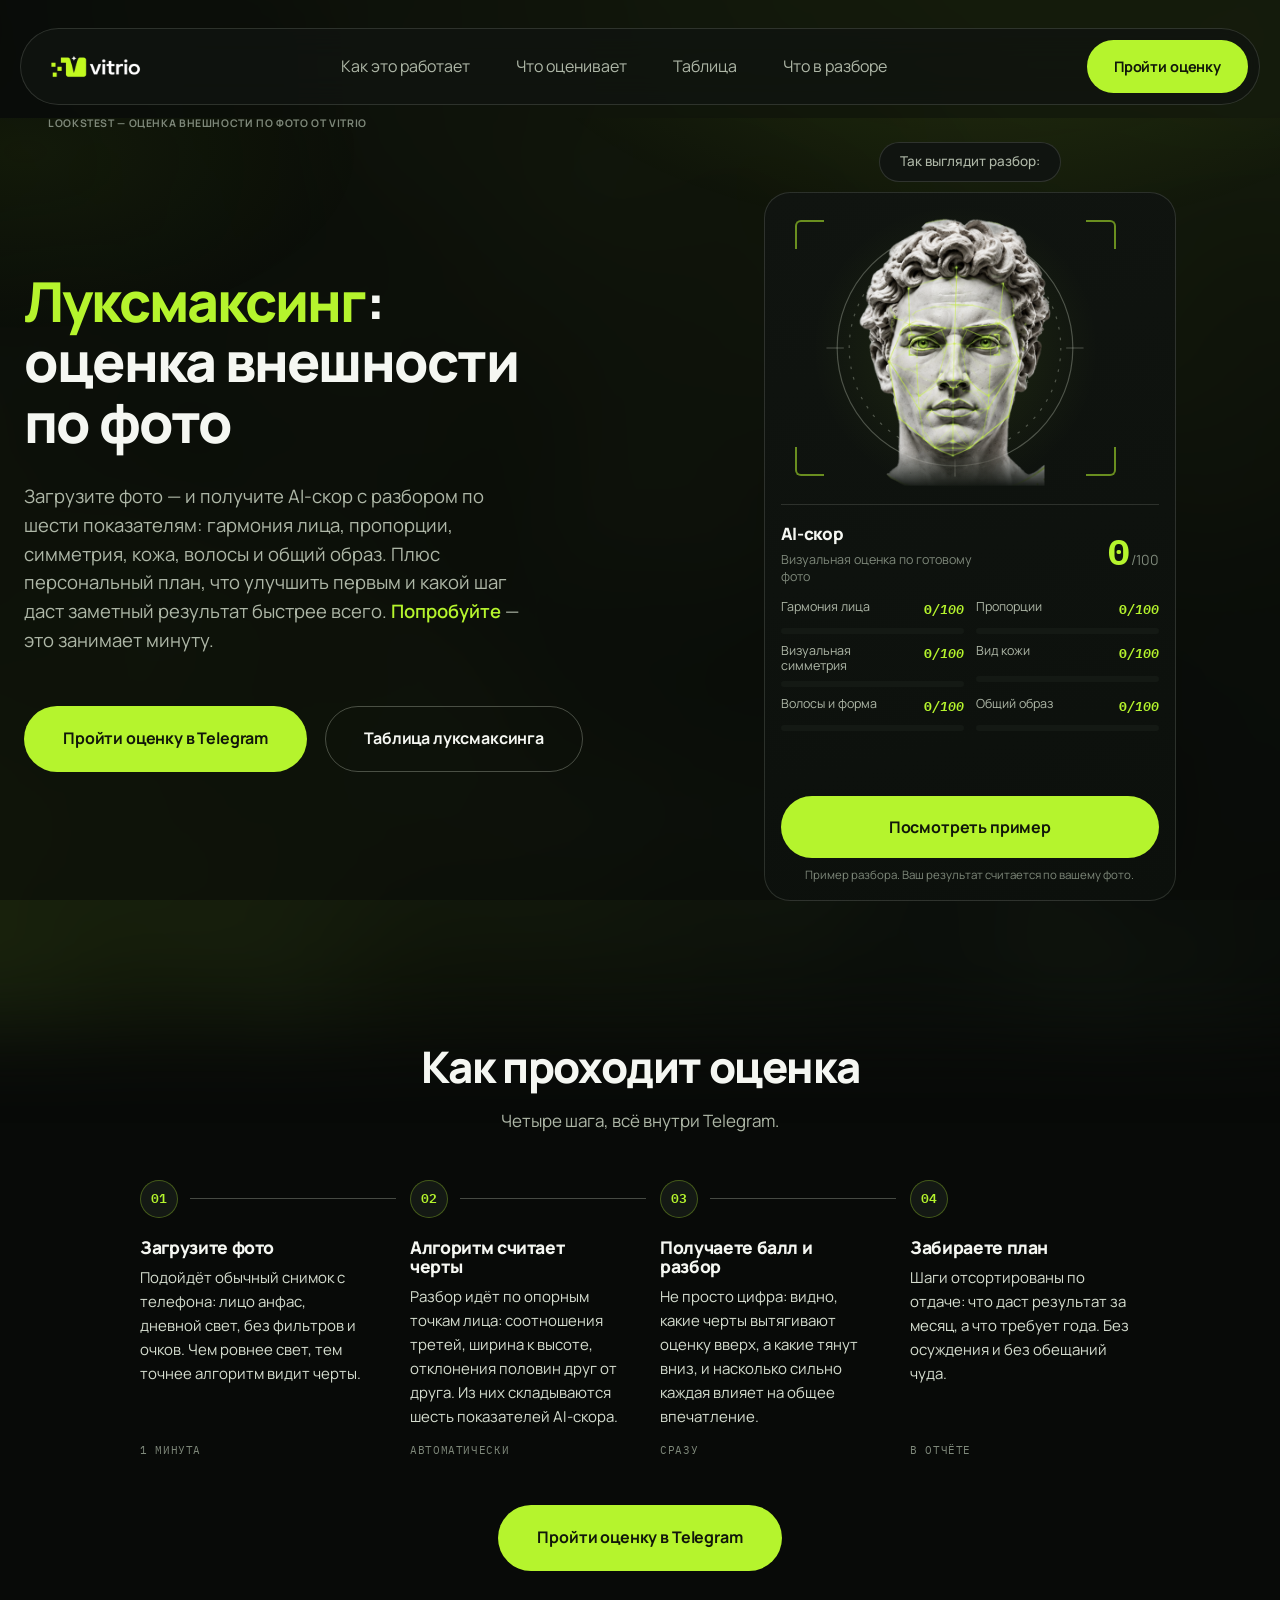
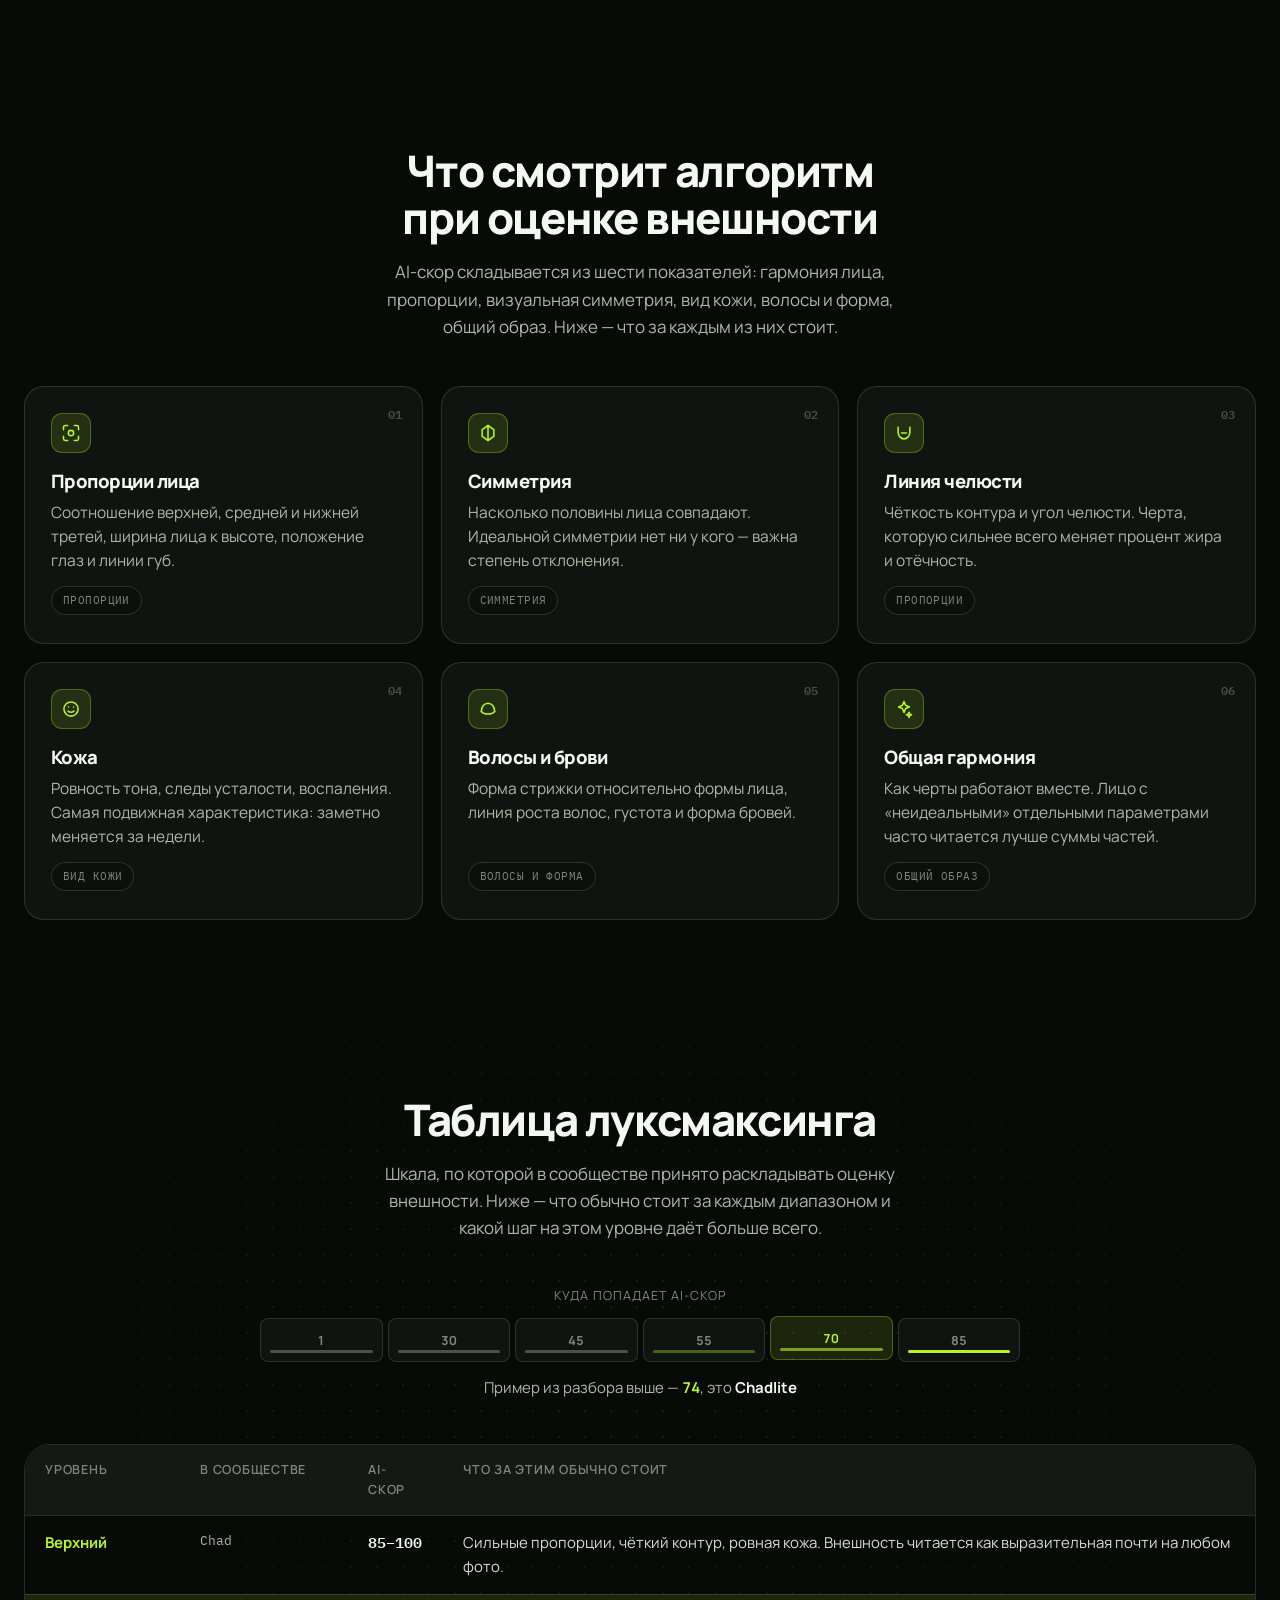
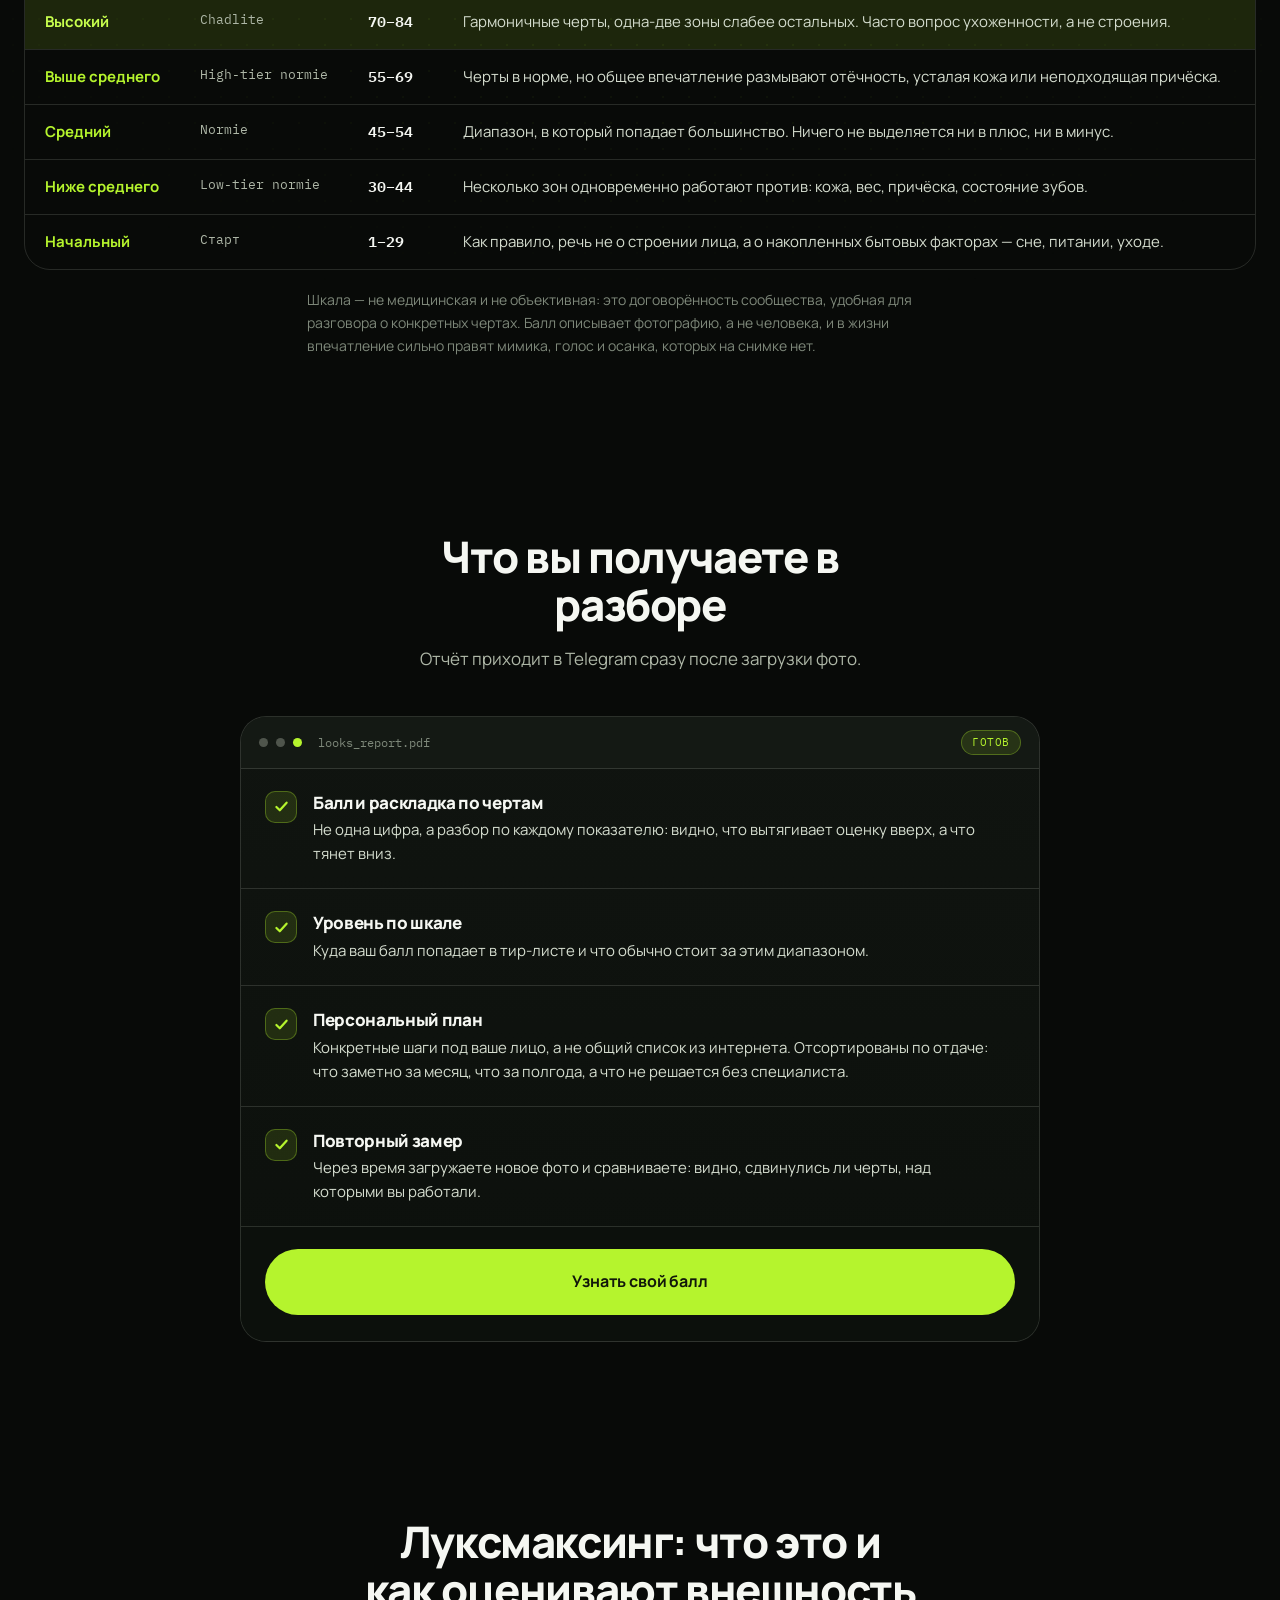
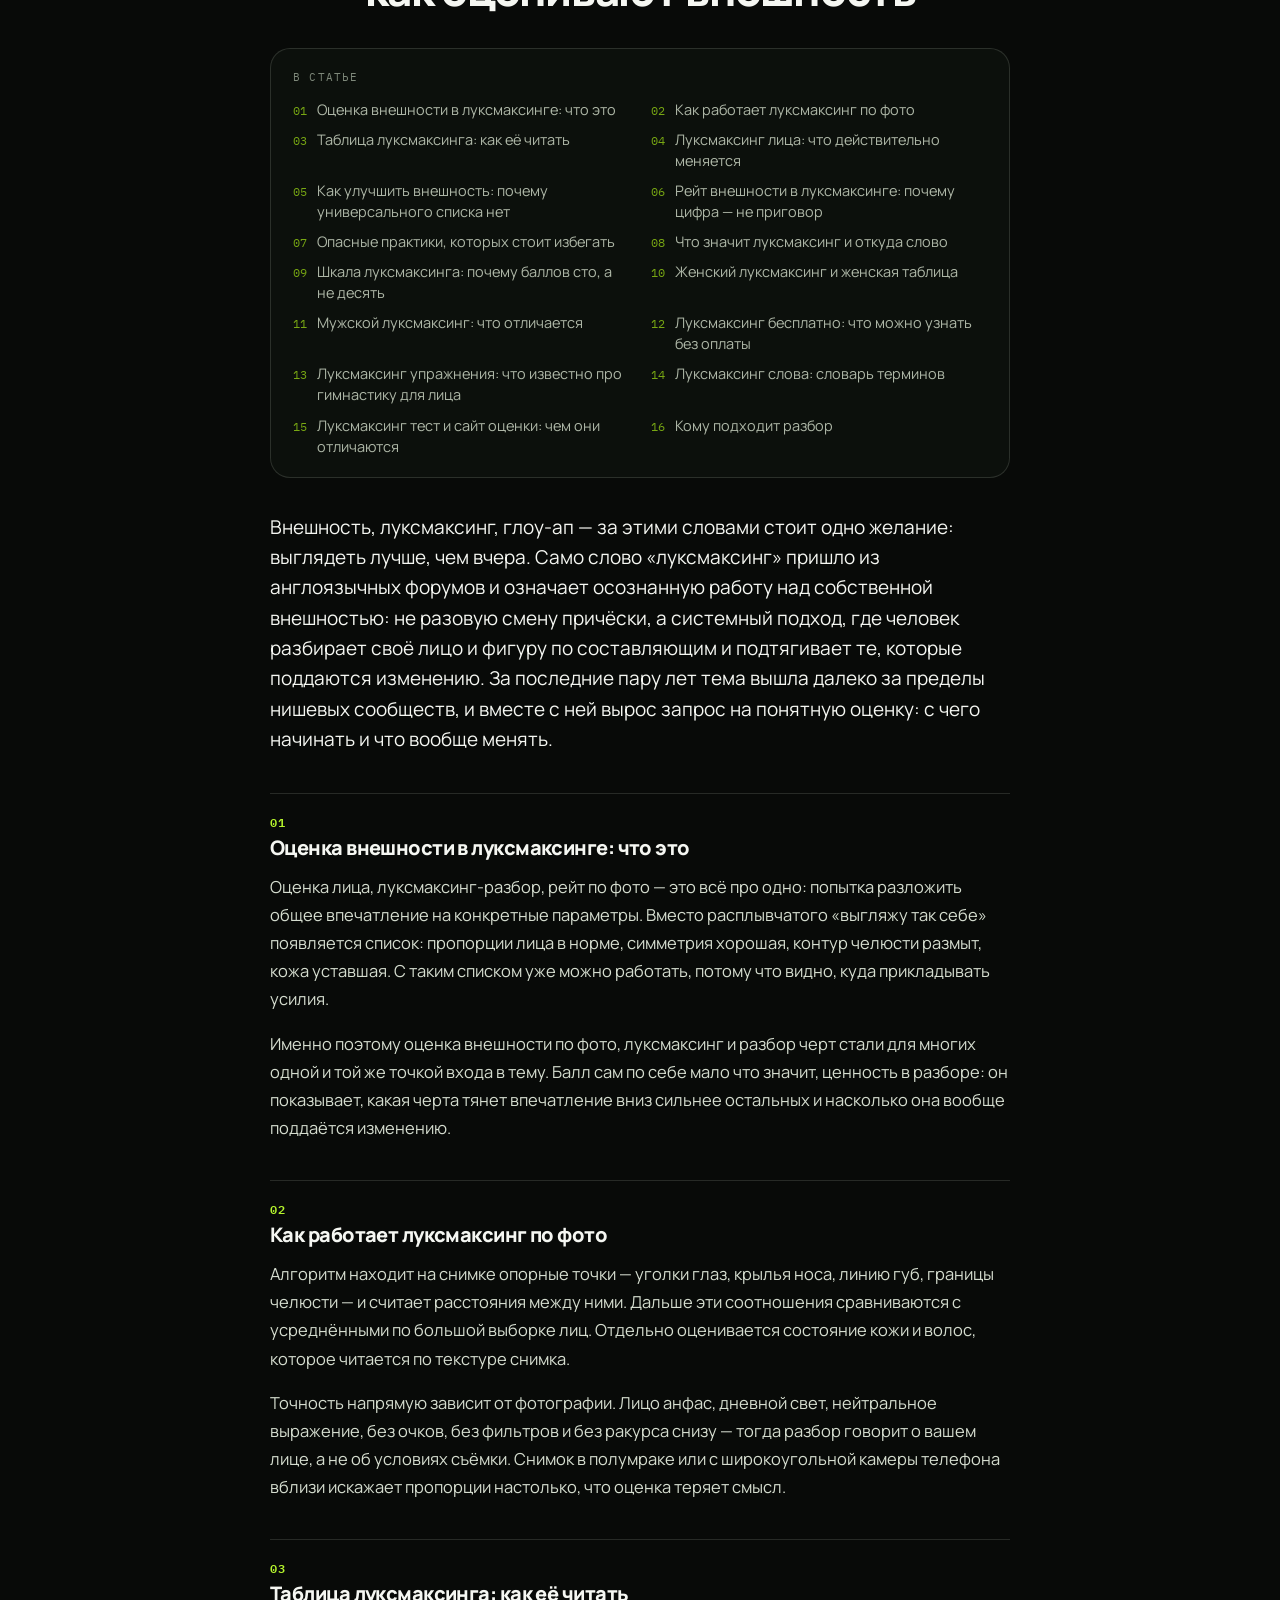
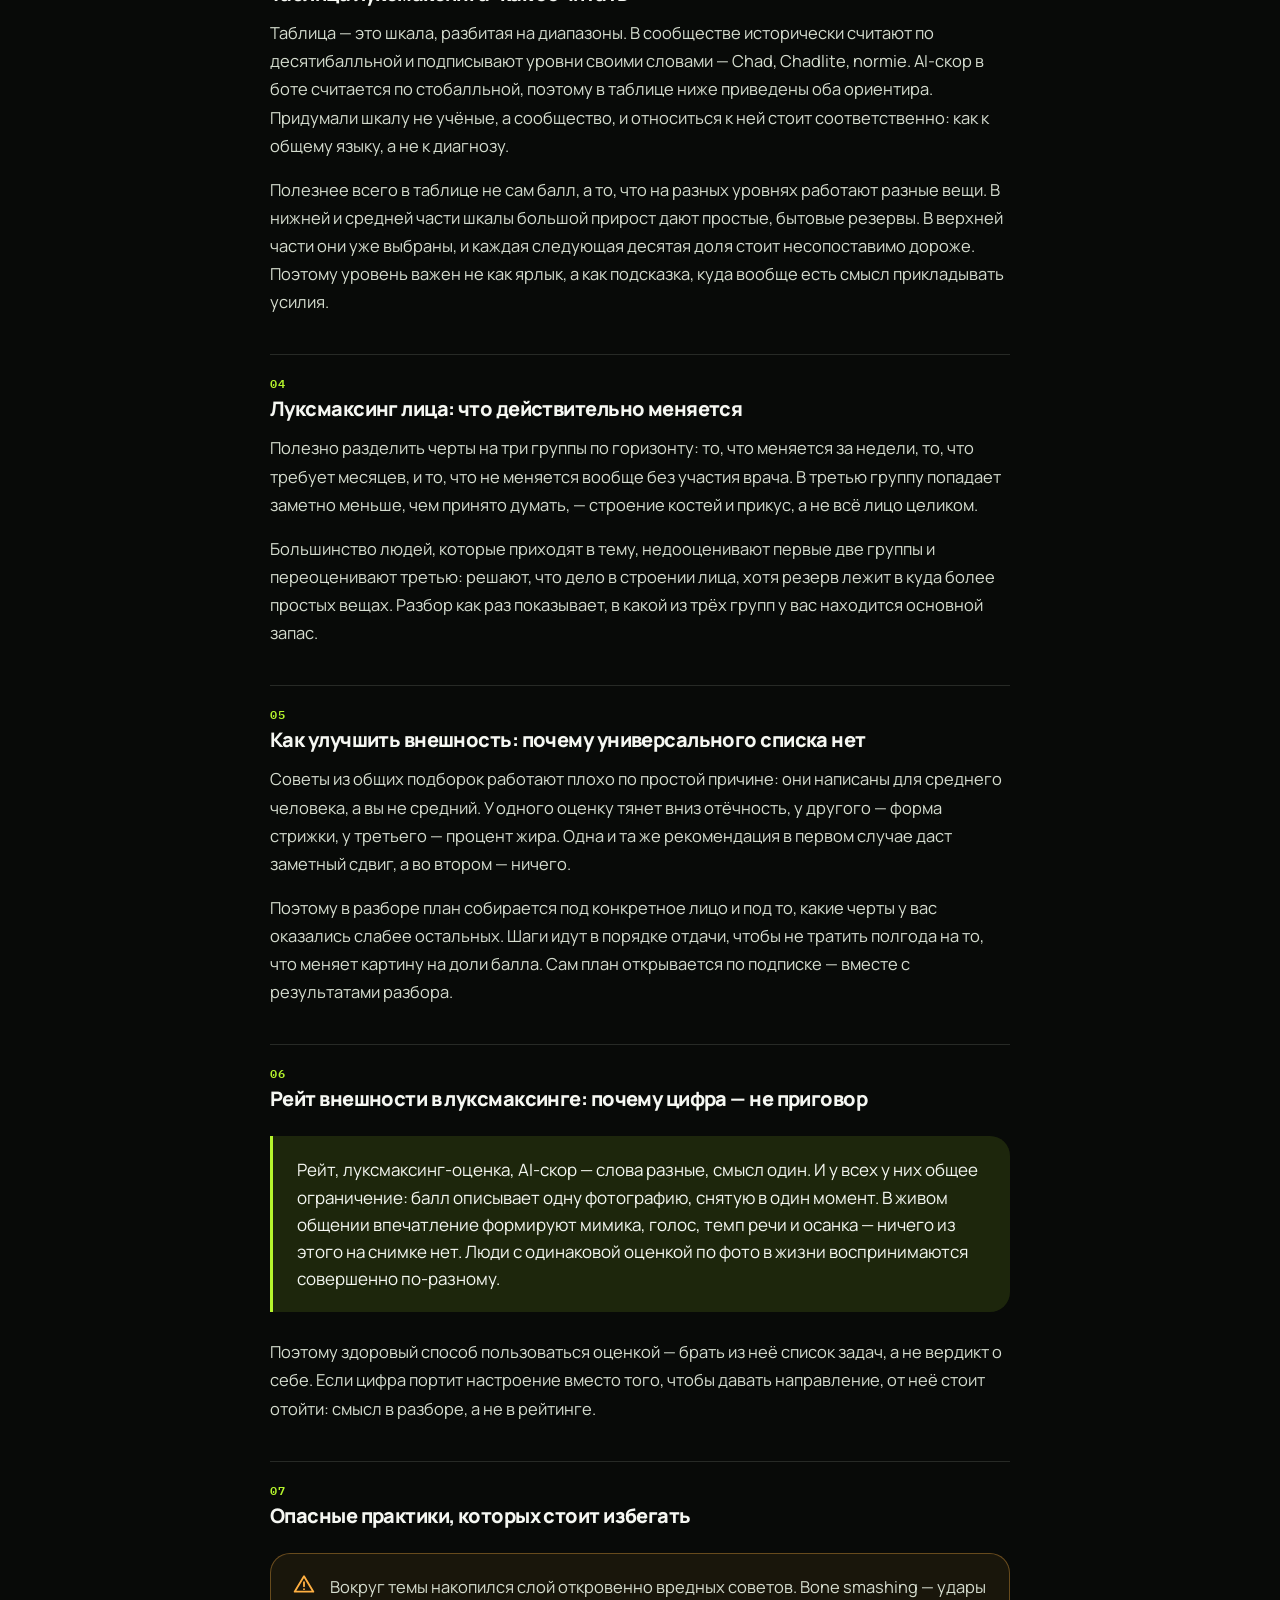
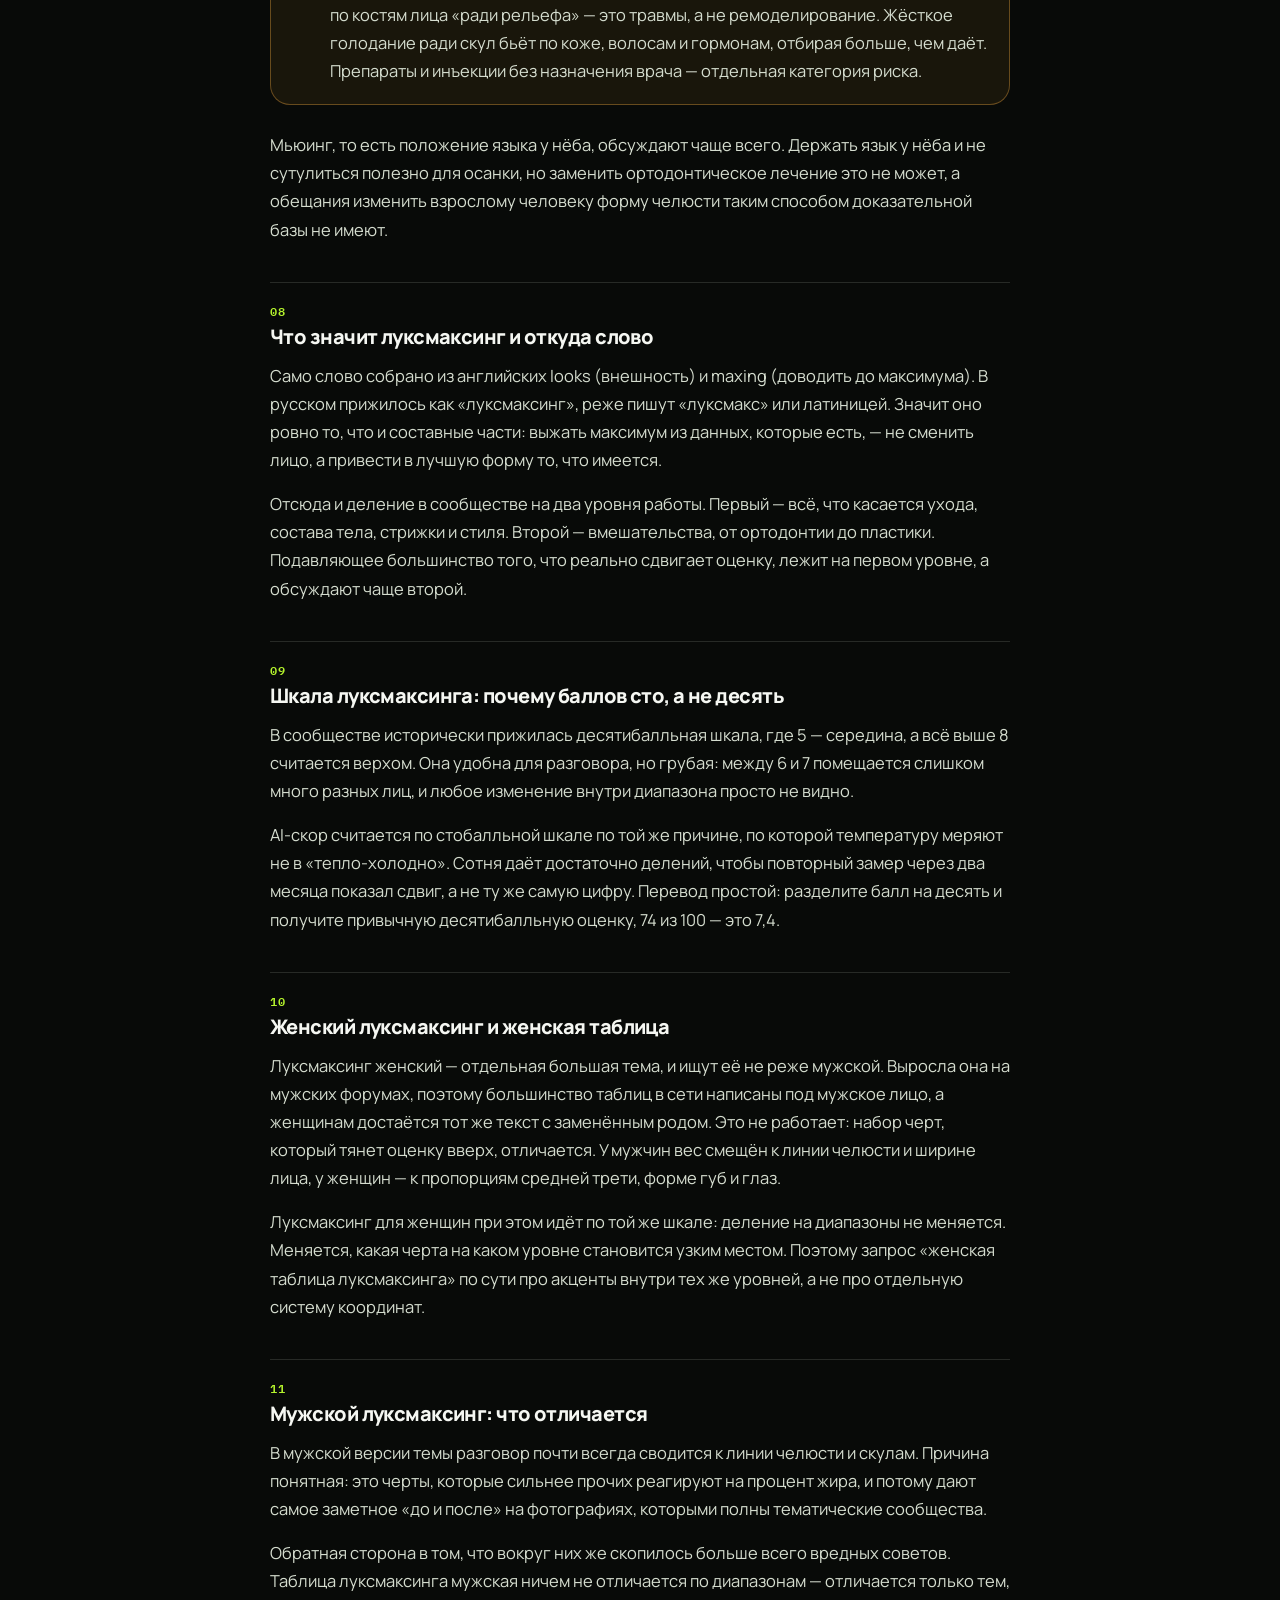
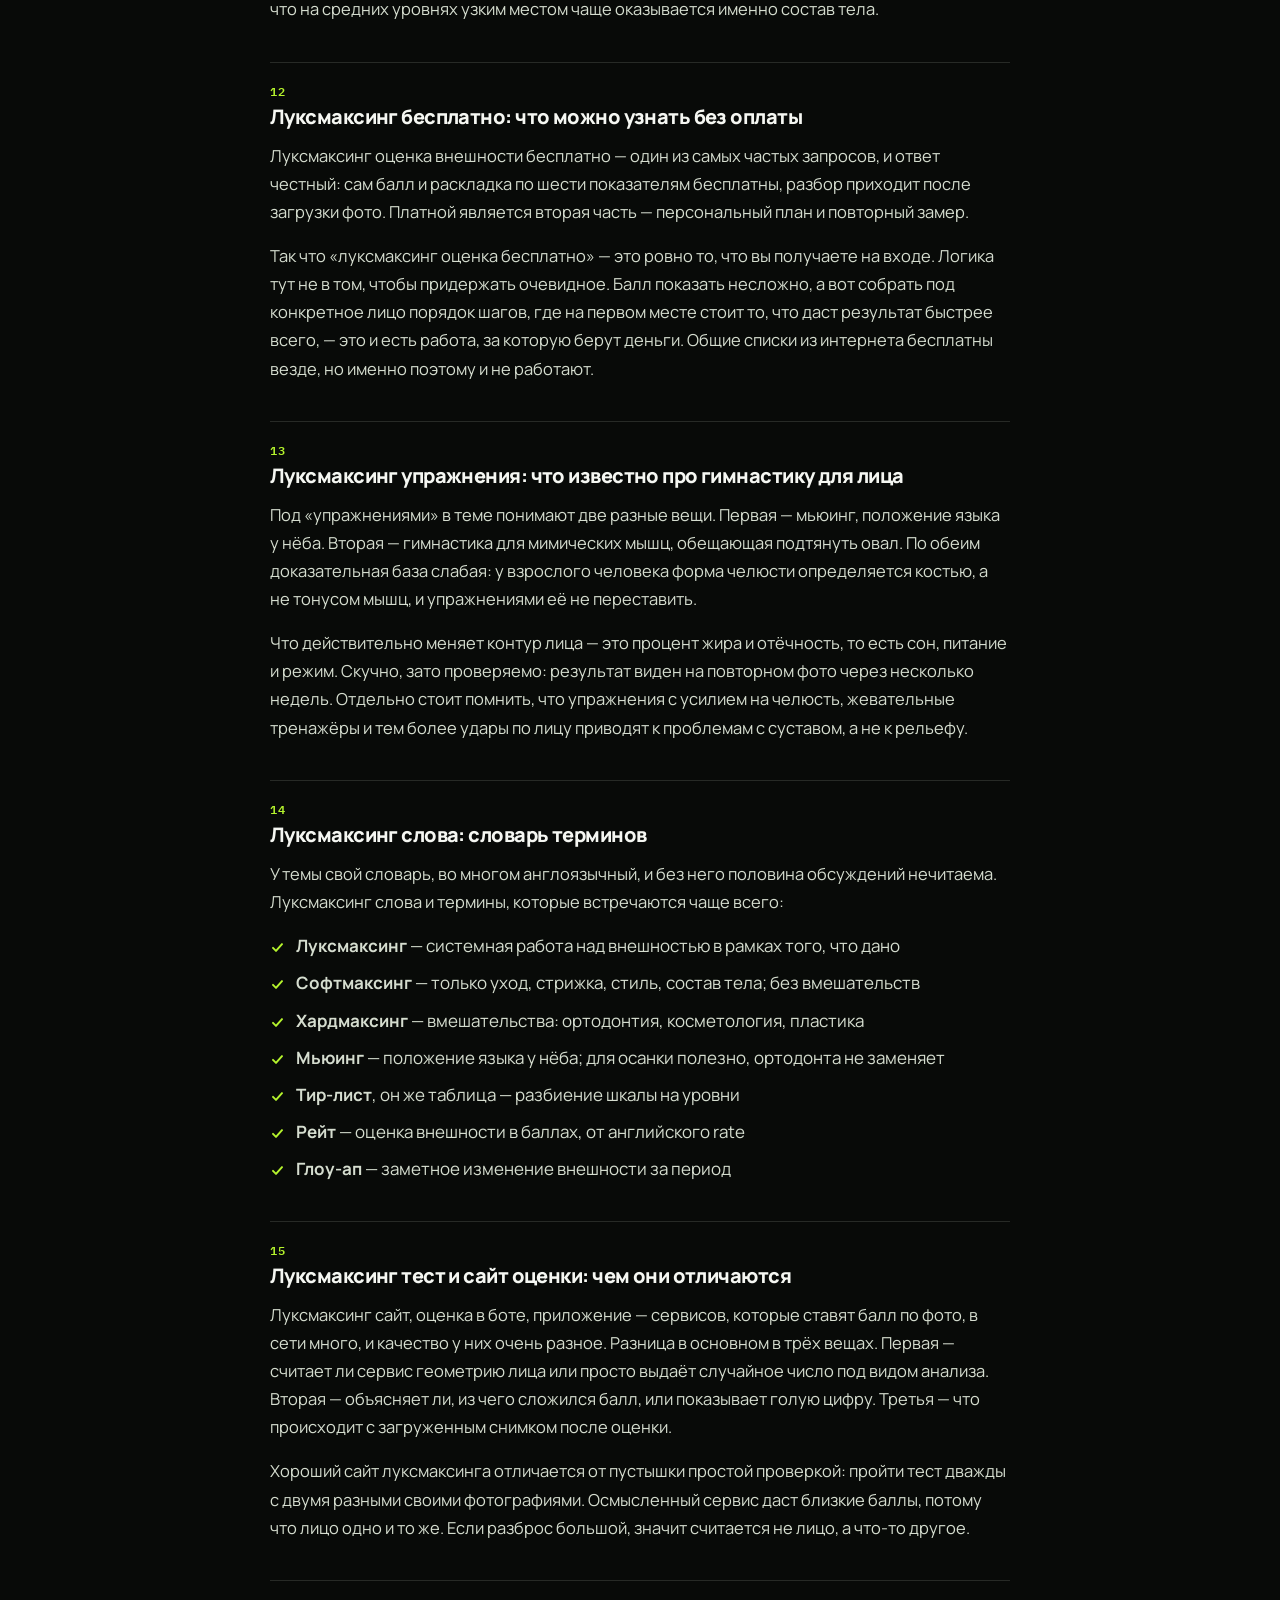
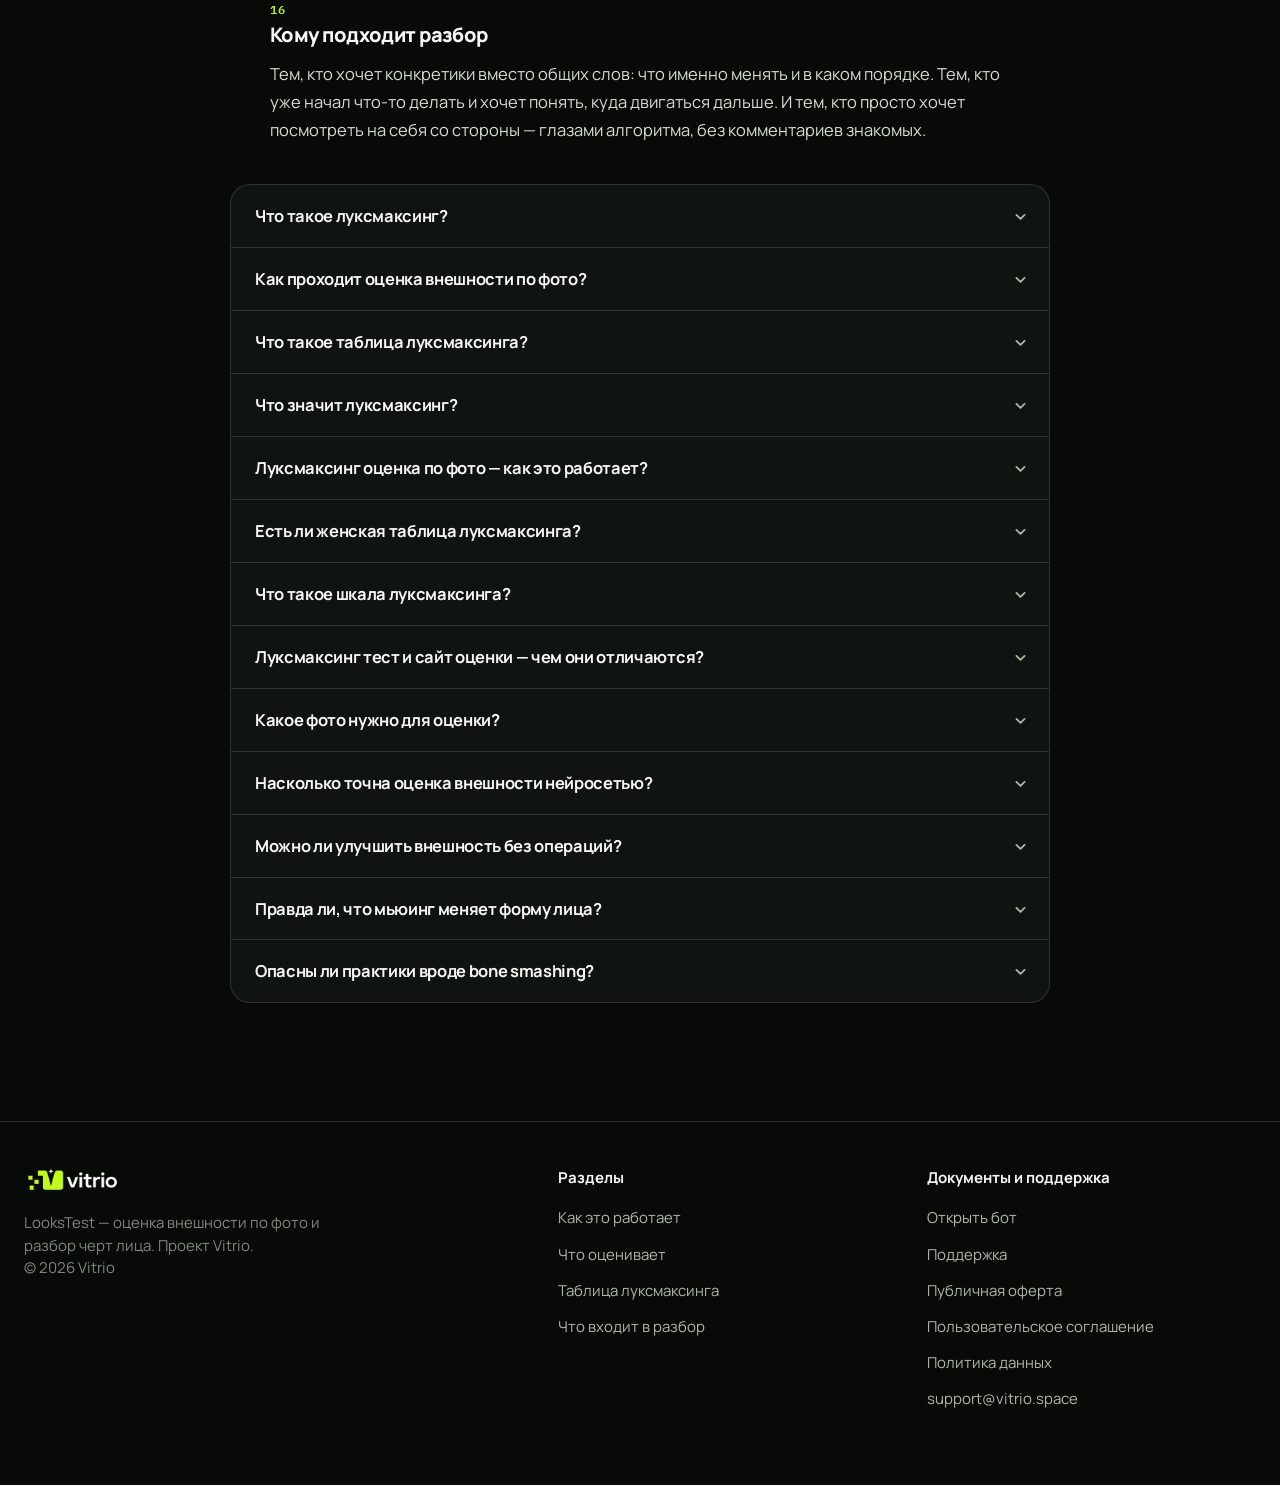
<file: index.html>
<!DOCTYPE html>
<html lang="ru">
<head>
<meta charset="UTF-8">
<meta name="viewport" content="width=device-width, initial-scale=1.0">
<meta name="theme-color" content="#080a08">
<title>Луксмаксинг — оценка внешности по фото и разбор черт лица | LooksTest</title>
<meta name="description" content="Луксмаксинг: оценка внешности по фото за минуту. Разбор пропорций лица, симметрии, линии челюсти и кожи, таблица луксмаксинга и персональный план улучшений.">
<link rel="icon" type="image/png" href="img/favicon.png">
<link rel="apple-touch-icon" href="img/favicon.png">
<link rel="canonical" href="https://luksmaksing.ru/">
<meta name="robots" content="index, follow, max-image-preview:large">
<meta property="og:type" content="website">
<meta property="og:url" content="https://luksmaksing.ru/">
<meta property="og:site_name" content="LooksTest">
<meta property="og:locale" content="ru_RU">
<meta property="og:title" content="Луксмаксинг — оценка внешности по фото">
<meta property="og:description" content="Разбор пропорций лица, симметрии, линии челюсти и кожи. Таблица луксмаксинга и персональный план улучшений.">
<meta property="og:image" content="https://luksmaksing.ru/img/og.jpg">
<meta property="og:image:width" content="1200">
<meta property="og:image:height" content="630">
<meta name="twitter:card" content="summary_large_image">
<link rel="preconnect" href="https://fonts.googleapis.com">
<link rel="preconnect" href="https://fonts.gstatic.com" crossorigin>
<link rel="stylesheet" href="https://fonts.googleapis.com/css2?family=IBM+Plex+Mono:wght@500;600&family=Manrope:wght@400;500;600;700;800&display=swap">
<link rel="stylesheet" href="style.css?v=4eddd9c6">
<script src="app.js?v=7e6d45df" defer></script>
<!-- Yandex.Metrika counter --><script type="text/javascript">(function(m,e,t,r,i,k,a){m[i]=m[i]||function(){(m[i].a=m[i].a||[]).push(arguments)};m[i].l=1*new Date();for(var j=0;j<document.scripts.length;j++){if(document.scripts[j].src===r){return;}}k=e.createElement(t),a=e.getElementsByTagName(t)[0],k.async=1,k.src=r,a.parentNode.insertBefore(k,a)})(window,document,"script","https://mc.yandex.ru/metrika/tag.js?id=113894062","ym");ym(113894062,"init",{ssr:true,webvisor:false,clickmap:true,ecommerce:"dataLayer",accurateTrackBounce:true,trackLinks:true});</script><noscript><div><img src="https://mc.yandex.ru/watch/113894062" style="position:absolute;left:-9999px;" alt=""></div></noscript><!-- /Yandex.Metrika counter -->
</head>
<body>

<!-- ============================ ШАПКА ============================ -->
<header class="nav">
  <div class="nav__bar">
    <a class="logo" href="#top" aria-label="LooksTest — на главную">
      <span class="logo__img"><img src="img/logo.webp" alt="Vitrio" width="260" height="77"><img src="img/logo.webp" alt="" aria-hidden="true" width="260" height="77"></span>
    </a>

    <nav class="nav__links" aria-label="Основная навигация">
      <a href="#why">Как это работает</a>
      <a href="#feat">Что оценивает</a>
      <a href="#tiers">Таблица</a>
      <a href="#plan">Что в разборе</a>
    </nav>

    <a class="btn btn--lime btn--sm nav__cta" data-cta href="https://t.me/LooksmaxScoreBot" target="_blank" rel="sponsored noopener">Пройти оценку</a>
  </div>
  <p class="nav__caption">LooksTest — оценка внешности по фото от Vitrio</p>
</header>

<main id="top">

  <!-- ============================ HERO ============================ -->
  <section class="hero">
    <div class="shell hero__grid">
      <div class="hero__copy">
        <h1><span class="lime">Луксмаксинг</span>: оценка внешности по фото</h1>
        <p class="hero__lead">
          Загрузите фото — и получите AI-скор с разбором по шести показателям: гармония лица,
          пропорции, симметрия, кожа, волосы и общий образ. Плюс персональный план, что улучшить первым и какой шаг
          даст заметный результат быстрее всего.
          <a data-cta href="https://t.me/LooksmaxScoreBot" target="_blank" rel="sponsored noopener">Попробуйте</a> — это занимает минуту.
        </p>
        <div class="hero__actions">
          <a class="btn btn--lime" data-cta href="https://t.me/LooksmaxScoreBot" target="_blank" rel="sponsored noopener">Пройти оценку в Telegram</a>
          <a class="btn btn--ghost" href="#tiers">Таблица луксмаксинга</a>
        </div>
      </div>

      <div class="hero__media">
        <span class="tag">Так выглядит разбор:</span>

        <!-- Демо: силуэт со сканирующей линией и панель метрик.
             Значения берутся из data-val, полосы и счётчик заводит app.js.
             Цифры — пример разбора, а не чей-то реальный результат. -->
        <div class="scan" id="heroScan" data-score="63">
          <div class="scan__frame">
            <div class="scan__stage">
              <!-- Скобки и кольцо рисует CSS: в исходной картинке они были
                   полупрозрачными и после вырезания фона рассыпались в шум.
                   В картинке остался только бюст с сеткой на лице. -->
              <span class="scan__corner" aria-hidden="true"></span>
              <span class="scan__corner" aria-hidden="true"></span>
              <span class="scan__corner" aria-hidden="true"></span>
              <span class="scan__corner" aria-hidden="true"></span>

              <svg class="scan__rings" viewBox="0 0 200 200" aria-hidden="true">
                <circle cx="100" cy="100" r="88"/>
                <circle cx="100" cy="100" r="79"/>
                <path d="M100 4v13M100 183v13M4 100h13M183 100h13"/>
              </svg>

              <img class="scan__shot" src="img/scan-statue.png"
                   alt="Разбор внешности: сетка опорных точек на лице античной статуи"
                   width="440" height="612" fetchpriority="high" decoding="async">
              <!-- Отдельный слой только с линиями сетки: свечение вешаем на него,
                   иначе drop-shadow идёт по альфе и обводит весь силуэт бюста. -->
              <img class="scan__glow" src="img/scan-mesh.png" alt=""
                   width="440" height="612" decoding="async" aria-hidden="true">
              <span class="scan__beam" aria-hidden="true"></span>
            </div>

            <div class="scan__head">
              <div>
                <p class="scan__title">AI-скор</p>
                <p class="scan__sub">Визуальная оценка по готовому фото</p>
              </div>
              <p class="scan__score"><b data-role="score">0</b><span>/100</span></p>
            </div>

            <div class="scan__metrics">
              <div class="scan__row" data-val="64">
                <span class="scan__name">Гармония лица</span>
                <span class="scan__val"><b data-role="num">0</b><i>/100</i></span>
                <span class="scan__track"><span class="scan__fill"></span></span>
              </div>
              <div class="scan__row" data-val="62">
                <span class="scan__name">Пропорции</span>
                <span class="scan__val"><b data-role="num">0</b><i>/100</i></span>
                <span class="scan__track"><span class="scan__fill"></span></span>
              </div>
              <div class="scan__row" data-val="61">
                <span class="scan__name">Визуальная симметрия</span>
                <span class="scan__val"><b data-role="num">0</b><i>/100</i></span>
                <span class="scan__track"><span class="scan__fill"></span></span>
              </div>
              <div class="scan__row" data-val="65">
                <span class="scan__name">Вид кожи</span>
                <span class="scan__val"><b data-role="num">0</b><i>/100</i></span>
                <span class="scan__track"><span class="scan__fill"></span></span>
              </div>
              <div class="scan__row" data-val="58">
                <span class="scan__name">Волосы и форма</span>
                <span class="scan__val"><b data-role="num">0</b><i>/100</i></span>
                <span class="scan__track"><span class="scan__fill"></span></span>
              </div>
              <div class="scan__row" data-val="60">
                <span class="scan__name">Общий образ</span>
                <span class="scan__val"><b data-role="num">0</b><i>/100</i></span>
                <span class="scan__track"><span class="scan__fill"></span></span>
              </div>
            </div>

            <p class="scan__badge"><span>Уровень</span> <b>Chadlite</b></p>

            <div class="scan__foot">
              <button class="btn btn--lime scan__run" type="button">Посмотреть пример</button>
              <a class="btn btn--lime scan__photo-cta" data-cta href="https://t.me/LooksmaxScoreBot" target="_blank" rel="sponsored noopener" hidden>Оценить своё фото в Telegram</a>
            </div>
            <p class="scan__hint">Пример разбора. Ваш результат считается по вашему фото.</p>
          </div>
        </div>

      </div>
    </div>
  </section>

  <!-- ======================= КАК ЭТО РАБОТАЕТ ======================= -->
  <!-- Не сетка карточек, а дорожка шагов: линия связывает их в
       последовательность, иначе четыре плитки читаются как список
       независимых пунктов. -->
  <section class="section how" id="why">
    <div class="shell">
      <h2 class="section__title section__title--center">Как проходит оценка</h2>
      <p class="section__lead">Четыре шага, всё внутри Telegram.</p>

      <ol class="steps">
        <li class="step">
          <span class="step__no">01</span>
          <div class="step__body">
            <h3>Загрузите фото</h3>
            <p>Подойдёт обычный снимок с телефона: лицо анфас, дневной свет, без фильтров и очков. Чем ровнее свет, тем точнее алгоритм видит черты.</p>
            <span class="step__meta">1 минута</span>
          </div>
        </li>
        <li class="step">
          <span class="step__no">02</span>
          <div class="step__body">
            <h3>Алгоритм считает черты</h3>
            <p>Разбор идёт по опорным точкам лица: соотношения третей, ширина к высоте, отклонения половин друг от друга. Из них складываются шесть показателей AI-скора.</p>
            <span class="step__meta">автоматически</span>
          </div>
        </li>
        <li class="step">
          <span class="step__no">03</span>
          <div class="step__body">
            <h3>Получаете балл и разбор</h3>
            <p>Не просто цифра: видно, какие черты вытягивают оценку вверх, а какие тянут вниз, и насколько сильно каждая влияет на общее впечатление.</p>
            <span class="step__meta">сразу</span>
          </div>
        </li>
        <li class="step">
          <span class="step__no">04</span>
          <div class="step__body">
            <h3>Забираете план</h3>
            <p>Шаги отсортированы по отдаче: что даст результат за месяц, а что требует года. Без осуждения и без обещаний чуда.</p>
            <span class="step__meta">в отчёте</span>
          </div>
        </li>
      </ol>

      <div class="why__cta">
        <a class="btn btn--lime" data-cta href="https://t.me/LooksmaxScoreBot" target="_blank" rel="sponsored noopener">Пройти оценку в Telegram</a>
      </div>
    </div>
  </section>

  <!-- ============================ ЧТО ОЦЕНИВАЕТ ============================ -->
  <section class="section feat" id="feat">
    <div class="shell">
      <h2 class="section__title section__title--center">Что смотрит алгоритм при оценке внешности</h2>
      <p class="section__lead">AI-скор складывается из шести показателей: гармония лица, пропорции, визуальная симметрия, вид кожи, волосы и форма, общий образ. Ниже — что за каждым из них стоит.</p>

      <div class="feat__grid">
        <article class="feat__card">
          <span class="feat__no">01</span>
          <span class="feat__icon"><svg viewBox="0 0 24 24"><path d="M3 8V5a2 2 0 012-2h3M16 3h3a2 2 0 012 2v3M21 16v3a2 2 0 01-2 2h-3M8 21H5a2 2 0 01-2-2v-3"/><circle cx="12" cy="12" r="3.2"/></svg></span>
          <h3>Пропорции лица</h3>
          <p>Соотношение верхней, средней и нижней третей, ширина лица к высоте, положение глаз и линии губ.</p>
          <span class="feat__tag">Пропорции</span>
        </article>

        <article class="feat__card">
          <span class="feat__no">02</span>
          <span class="feat__icon"><svg viewBox="0 0 24 24"><path d="M12 3v18"/><path d="M5 8l7-5 7 5v8l-7 5-7-5z"/></svg></span>
          <h3>Симметрия</h3>
          <p>Насколько половины лица совпадают. Идеальной симметрии нет ни у кого — важна степень отклонения.</p>
          <span class="feat__tag">Симметрия</span>
        </article>

        <article class="feat__card">
          <span class="feat__no">03</span>
          <span class="feat__icon"><svg viewBox="0 0 24 24"><path d="M5 5v6c0 4.4 3.1 8 7 8s7-3.6 7-8V5"/><path d="M9 12h6"/></svg></span>
          <h3>Линия челюсти</h3>
          <p>Чёткость контура и угол челюсти. Черта, которую сильнее всего меняет процент жира и отёчность.</p>
          <span class="feat__tag">Пропорции</span>
        </article>

        <article class="feat__card">
          <span class="feat__no">04</span>
          <span class="feat__icon"><svg viewBox="0 0 24 24"><circle cx="12" cy="12" r="8.5"/><path d="M9 9.5h.01M15 9.5h.01M8.5 14.5c2.2 1.8 4.8 1.8 7 0"/></svg></span>
          <h3>Кожа</h3>
          <p>Ровность тона, следы усталости, воспаления. Самая подвижная характеристика: заметно меняется за недели.</p>
          <span class="feat__tag">Вид кожи</span>
        </article>

        <article class="feat__card">
          <span class="feat__no">05</span>
          <span class="feat__icon"><svg viewBox="0 0 24 24"><path d="M4 15c0-6 3.6-10 8-10s8 4 8 10"/><path d="M4 15c1.5 2 3.5 3 8 3s6.5-1 8-3"/></svg></span>
          <h3>Волосы и брови</h3>
          <p>Форма стрижки относительно формы лица, линия роста волос, густота и форма бровей.</p>
          <span class="feat__tag">Волосы и форма</span>
        </article>

        <article class="feat__card">
          <span class="feat__no">06</span>
          <span class="feat__icon"><svg viewBox="0 0 24 24"><path d="M12 3l1.9 4.6 4.6 1.9-4.6 1.9L12 16l-1.9-4.6L5.5 9.5l4.6-1.9z"/><path d="M18 16l.9 2.1 2.1.9-2.1.9L18 22l-.9-2.1-2.1-.9 2.1-.9z"/></svg></span>
          <h3>Общая гармония</h3>
          <p>Как черты работают вместе. Лицо с «неидеальными» отдельными параметрами часто читается лучше суммы частей.</p>
          <span class="feat__tag">Общий образ</span>
        </article>
      </div>
    </div>
  </section>

  <!-- ============================ ТАБЛИЦА ЛУКСМАКСИНГА ============================ -->
  <section class="section tiers-section" id="tiers">
    <div class="shell">
      <h2 class="section__title section__title--center">Таблица луксмаксинга</h2>
      <p class="section__lead">Шкала, по которой в сообществе принято раскладывать оценку внешности. Ниже — что обычно стоит за каждым диапазоном и какой шаг на этом уровне даёт больше всего.</p>

      <!-- Шкала: клик по сегменту подсвечивает строку таблицы. Заводится в app.js. -->
      <div class="ladder" id="ladder">
        <p class="ladder__label">Куда попадает AI-скор</p>
        <div class="ladder__strip" role="group" aria-label="Шкала AI-скора">
          <button class="ladder__seg" type="button" data-tier="5" data-range="1–29"><span>1</span></button>
          <button class="ladder__seg" type="button" data-tier="4" data-range="30–44"><span>30</span></button>
          <button class="ladder__seg" type="button" data-tier="3" data-range="45–54"><span>45</span></button>
          <button class="ladder__seg" type="button" data-tier="2" data-range="55–69"><span>55</span></button>
          <button class="ladder__seg is-active" type="button" data-tier="1" data-range="70–84"><span>70</span></button>
          <button class="ladder__seg" type="button" data-tier="0" data-range="85–100"><span>85</span></button>
        </div>
        <p class="ladder__out">Пример из разбора выше — <b>74</b>, это <span data-role="ladder-name">Chadlite</span></p>
      </div>

      <div class="tiers__wrap">
        <table class="tiers">
          <thead>
            <tr>
              <th scope="col">Уровень</th>
              <th scope="col">В сообществе</th>
              <th scope="col">AI-скор</th>
              <th scope="col">Что за этим обычно стоит</th>
            </tr>
          </thead>
          <tbody>
            <tr data-tier="0">
              <td class="tiers__band">Верхний</td>
              <td class="tiers__slang">Chad</td>
              <td class="tiers__score">85–100</td>
              <td><p>Сильные пропорции, чёткий контур, ровная кожа. Внешность читается как выразительная почти на любом фото.</p></td>
            </tr>
            <tr data-tier="1">
              <td class="tiers__band">Высокий</td>
              <td class="tiers__slang">Chadlite</td>
              <td class="tiers__score">70–84</td>
              <td><p>Гармоничные черты, одна-две зоны слабее остальных. Часто вопрос ухоженности, а не строения.</p></td>
            </tr>
            <tr data-tier="2">
              <td class="tiers__band">Выше среднего</td>
              <td class="tiers__slang">High-tier normie</td>
              <td class="tiers__score">55–69</td>
              <td><p>Черты в норме, но общее впечатление размывают отёчность, усталая кожа или неподходящая причёска.</p></td>
            </tr>
            <tr data-tier="3">
              <td class="tiers__band">Средний</td>
              <td class="tiers__slang">Normie</td>
              <td class="tiers__score">45–54</td>
              <td><p>Диапазон, в который попадает большинство. Ничего не выделяется ни в плюс, ни в минус.</p></td>
            </tr>
            <tr data-tier="4">
              <td class="tiers__band">Ниже среднего</td>
              <td class="tiers__slang">Low-tier normie</td>
              <td class="tiers__score">30–44</td>
              <td><p>Несколько зон одновременно работают против: кожа, вес, причёска, состояние зубов.</p></td>
            </tr>
            <tr data-tier="5">
              <td class="tiers__band">Начальный</td>
              <td class="tiers__slang">Старт</td>
              <td class="tiers__score">1–29</td>
              <td><p>Как правило, речь не о строении лица, а о накопленных бытовых факторах — сне, питании, уходе.</p></td>
            </tr>
          </tbody>
        </table>
      </div>

      <p class="tiers__note">Шкала — не медицинская и не объективная: это договорённость сообщества, удобная для разговора о конкретных чертах. Балл описывает фотографию, а не человека, и в жизни впечатление сильно правят мимика, голос и осанка, которых на снимке нет.</p>
    </div>
  </section>

  <!-- ============================ ЧТО В РАЗБОРЕ ============================ -->
  <!-- Подан как окно отчёта, а не как ещё одна сетка карточек: выше по
       странице уже есть блок «Как проходит оценка» с такой же вёрсткой,
       и рядом они читались как один и тот же блок дважды. -->
  <section class="section plan-section" id="plan">
    <div class="shell">
      <h2 class="section__title section__title--center">Что вы получаете в разборе</h2>
      <p class="section__lead">Отчёт приходит в Telegram сразу после загрузки фото.</p>

      <div class="report">
        <div class="report__bar">
          <span class="report__dot" aria-hidden="true"></span>
          <span class="report__dot" aria-hidden="true"></span>
          <span class="report__dot" aria-hidden="true"></span>
          <span class="report__path">looks_report.pdf</span>
          <span class="report__state">готов</span>
        </div>

        <ul class="report__list">
          <li class="report__item">
            <span class="report__ico" aria-hidden="true">
              <svg viewBox="0 0 20 20" fill="none" stroke="currentColor" stroke-width="2.6" stroke-linecap="round" stroke-linejoin="round"><path d="M4 10.5l4 4 8-9"/></svg>
            </span>
            <div class="report__body">
              <h3>Балл и раскладка по чертам</h3>
              <p>Не одна цифра, а разбор по каждому показателю: видно, что вытягивает оценку вверх, а что тянет вниз.</p>
            </div>
          </li>

          <li class="report__item">
            <span class="report__ico" aria-hidden="true">
              <svg viewBox="0 0 20 20" fill="none" stroke="currentColor" stroke-width="2.6" stroke-linecap="round" stroke-linejoin="round"><path d="M4 10.5l4 4 8-9"/></svg>
            </span>
            <div class="report__body">
              <h3>Уровень по шкале</h3>
              <p>Куда ваш балл попадает в тир-листе и что обычно стоит за этим диапазоном.</p>
            </div>
          </li>

          <li class="report__item">
            <span class="report__ico" aria-hidden="true">
              <svg viewBox="0 0 20 20" fill="none" stroke="currentColor" stroke-width="2.6" stroke-linecap="round" stroke-linejoin="round"><path d="M4 10.5l4 4 8-9"/></svg>
            </span>
            <div class="report__body">
              <h3>Персональный план</h3>
              <p>Конкретные шаги под ваше лицо, а не общий список из интернета. Отсортированы по отдаче: что заметно за месяц, что за полгода, а что не решается без специалиста.</p>
            </div>
          </li>

          <li class="report__item">
            <span class="report__ico" aria-hidden="true">
              <svg viewBox="0 0 20 20" fill="none" stroke="currentColor" stroke-width="2.6" stroke-linecap="round" stroke-linejoin="round"><path d="M4 10.5l4 4 8-9"/></svg>
            </span>
            <div class="report__body">
              <h3>Повторный замер</h3>
              <p>Через время загружаете новое фото и сравниваете: видно, сдвинулись ли черты, над которыми вы работали.</p>
            </div>
          </li>
        </ul>

        <div class="report__foot">
          <a class="btn btn--lime" data-cta href="https://t.me/LooksmaxScoreBot" target="_blank" rel="sponsored noopener">Узнать свой балл</a>
        </div>
      </div>
    </div>
  </section>

  <!-- ============================ ТЕКСТ ДЛЯ ПОИСКА ============================ -->
  <section class="section seo" id="about">
    <div class="shell">
      <h2 class="section__title section__title--center">Луксмаксинг: что это и как оценивают внешность</h2>

      <nav class="seo__toc" aria-label="Содержание статьи">
        <p class="seo__toc-title">В статье</p>
        <div class="seo__toc-list">
          <a href="#a1"><span>01</span>Оценка внешности в луксмаксинге: что это</a>
          <a href="#a2"><span>02</span>Как работает луксмаксинг по фото</a>
          <a href="#a3"><span>03</span>Таблица луксмаксинга: как её читать</a>
          <a href="#a4"><span>04</span>Луксмаксинг лица: что действительно меняется</a>
          <a href="#a5"><span>05</span>Как улучшить внешность: почему универсального списка нет</a>
          <a href="#a6"><span>06</span>Рейт внешности в луксмаксинге: почему цифра — не приговор</a>
          <a href="#a7"><span>07</span>Опасные практики, которых стоит избегать</a>
          <a href="#a8"><span>08</span>Что значит луксмаксинг и откуда слово</a>
          <a href="#a9"><span>09</span>Шкала луксмаксинга: почему баллов сто, а не десять</a>
          <a href="#a10"><span>10</span>Женский луксмаксинг и женская таблица</a>
          <a href="#a11"><span>11</span>Мужской луксмаксинг: что отличается</a>
          <a href="#a12"><span>12</span>Луксмаксинг бесплатно: что можно узнать без оплаты</a>
          <a href="#a13"><span>13</span>Луксмаксинг упражнения: что известно про гимнастику для лица</a>
          <a href="#a14"><span>14</span>Луксмаксинг слова: словарь терминов</a>
          <a href="#a15"><span>15</span>Луксмаксинг тест и сайт оценки: чем они отличаются</a>
          <a href="#a16"><span>16</span>Кому подходит разбор</a>
        </div>
      </nav>

      <div class="seo__body">
        <p class="seo__lead-p">Внешность, луксмаксинг, глоу-ап — за этими словами стоит одно желание: выглядеть лучше, чем вчера. Само слово «луксмаксинг» пришло из англоязычных форумов и означает осознанную работу над собственной внешностью: не разовую смену причёски, а системный подход, где человек разбирает своё лицо и фигуру по составляющим и подтягивает те, которые поддаются изменению. За последние пару лет тема вышла далеко за пределы нишевых сообществ, и вместе с ней вырос запрос на понятную оценку: с чего начинать и что вообще менять.</p>

        <h3 id="a1">Оценка внешности в луксмаксинге: что это</h3>
        <p>Оценка лица, луксмаксинг-разбор, рейт по фото — это всё про одно: попытка разложить общее впечатление на конкретные параметры. Вместо расплывчатого «выгляжу так себе» появляется список: пропорции лица в норме, симметрия хорошая, контур челюсти размыт, кожа уставшая. С таким списком уже можно работать, потому что видно, куда прикладывать усилия.</p>
        <p>Именно поэтому оценка внешности по фото, луксмаксинг и разбор черт стали для многих одной и той же точкой входа в тему. Балл сам по себе мало что значит, ценность в разборе: он показывает, какая черта тянет впечатление вниз сильнее остальных и насколько она вообще поддаётся изменению.</p>

        <h3 id="a2">Как работает луксмаксинг по фото</h3>
        <p>Алгоритм находит на снимке опорные точки — уголки глаз, крылья носа, линию губ, границы челюсти — и считает расстояния между ними. Дальше эти соотношения сравниваются с усреднёнными по большой выборке лиц. Отдельно оценивается состояние кожи и волос, которое читается по текстуре снимка.</p>
        <p>Точность напрямую зависит от фотографии. Лицо анфас, дневной свет, нейтральное выражение, без очков, без фильтров и без ракурса снизу — тогда разбор говорит о вашем лице, а не об условиях съёмки. Снимок в полумраке или с широкоугольной камеры телефона вблизи искажает пропорции настолько, что оценка теряет смысл.</p>

        <h3 id="a3">Таблица луксмаксинга: как её читать</h3>
        <p>Таблица — это шкала, разбитая на диапазоны. В сообществе исторически считают по десятибалльной и подписывают уровни своими словами — Chad, Chadlite, normie. AI-скор в боте считается по стобалльной, поэтому в таблице ниже приведены оба ориентира. Придумали шкалу не учёные, а сообщество, и относиться к ней стоит соответственно: как к общему языку, а не к диагнозу.</p>
        <p>Полезнее всего в таблице не сам балл, а то, что на разных уровнях работают разные вещи. В нижней и средней части шкалы большой прирост дают простые, бытовые резервы. В верхней части они уже выбраны, и каждая следующая десятая доля стоит несопоставимо дороже. Поэтому уровень важен не как ярлык, а как подсказка, куда вообще есть смысл прикладывать усилия.</p>

        <h3 id="a4">Луксмаксинг лица: что действительно меняется</h3>
        <p>Полезно разделить черты на три группы по горизонту: то, что меняется за недели, то, что требует месяцев, и то, что не меняется вообще без участия врача. В третью группу попадает заметно меньше, чем принято думать, — строение костей и прикус, а не всё лицо целиком.</p>
        <p>Большинство людей, которые приходят в тему, недооценивают первые две группы и переоценивают третью: решают, что дело в строении лица, хотя резерв лежит в куда более простых вещах. Разбор как раз показывает, в какой из трёх групп у вас находится основной запас.</p>

        <h3 id="a5">Как улучшить внешность: почему универсального списка нет</h3>
        <p>Советы из общих подборок работают плохо по простой причине: они написаны для среднего человека, а вы не средний. У одного оценку тянет вниз отёчность, у другого — форма стрижки, у третьего — процент жира. Одна и та же рекомендация в первом случае даст заметный сдвиг, а во втором — ничего.</p>
        <p>Поэтому в разборе план собирается под конкретное лицо и под то, какие черты у вас оказались слабее остальных. Шаги идут в порядке отдачи, чтобы не тратить полгода на то, что меняет картину на доли балла. Сам план открывается по подписке — вместе с результатами разбора.</p>

        <h3 id="a6">Рейт внешности в луксмаксинге: почему цифра — не приговор</h3>
        <blockquote class="seo__quote"><p>Рейт, луксмаксинг-оценка, AI-скор — слова разные, смысл один. И у всех у них общее ограничение: балл описывает одну фотографию, снятую в один момент. В живом общении впечатление формируют мимика, голос, темп речи и осанка — ничего из этого на снимке нет. Люди с одинаковой оценкой по фото в жизни воспринимаются совершенно по-разному.</p></blockquote>
        <p>Поэтому здоровый способ пользоваться оценкой — брать из неё список задач, а не вердикт о себе. Если цифра портит настроение вместо того, чтобы давать направление, от неё стоит отойти: смысл в разборе, а не в рейтинге.</p>

        <h3 id="a7">Опасные практики, которых стоит избегать</h3>
        <div class="seo__warn">
          <span class="seo__warn-ico" aria-hidden="true">
            <svg viewBox="0 0 24 24" fill="none" stroke="currentColor" stroke-width="2" stroke-linecap="round" stroke-linejoin="round"><path d="M12 3.6L1.8 20.4h20.4z"/><path d="M12 10v4.4M12 17.6h.01"/></svg>
          </span>
          <p>Вокруг темы накопился слой откровенно вредных советов. Bone smashing — удары по костям лица «ради рельефа» — это травмы, а не ремоделирование. Жёсткое голодание ради скул бьёт по коже, волосам и гормонам, отбирая больше, чем даёт. Препараты и инъекции без назначения врача — отдельная категория риска.</p>
        </div>
        <p>Мьюинг, то есть положение языка у нёба, обсуждают чаще всего. Держать язык у нёба и не сутулиться полезно для осанки, но заменить ортодонтическое лечение это не может, а обещания изменить взрослому человеку форму челюсти таким способом доказательной базы не имеют.</p>

        <h3 id="a8">Что значит луксмаксинг и откуда слово</h3>
        <p>Само слово собрано из английских looks (внешность) и maxing (доводить до максимума). В русском прижилось как «луксмаксинг», реже пишут «луксмакс» или латиницей. Значит оно ровно то, что и составные части: выжать максимум из данных, которые есть, — не сменить лицо, а привести в лучшую форму то, что имеется.</p>
        <p>Отсюда и деление в сообществе на два уровня работы. Первый — всё, что касается ухода, состава тела, стрижки и стиля. Второй — вмешательства, от ортодонтии до пластики. Подавляющее большинство того, что реально сдвигает оценку, лежит на первом уровне, а обсуждают чаще второй.</p>

        <h3 id="a9">Шкала луксмаксинга: почему баллов сто, а не десять</h3>
        <p>В сообществе исторически прижилась десятибалльная шкала, где 5 — середина, а всё выше 8 считается верхом. Она удобна для разговора, но грубая: между 6 и 7 помещается слишком много разных лиц, и любое изменение внутри диапазона просто не видно.</p>
        <p>AI-скор считается по стобалльной шкале по той же причине, по которой температуру меряют не в «тепло-холодно». Сотня даёт достаточно делений, чтобы повторный замер через два месяца показал сдвиг, а не ту же самую цифру. Перевод простой: разделите балл на десять и получите привычную десятибалльную оценку, 74 из 100 — это 7,4.</p>

        <h3 id="a10">Женский луксмаксинг и женская таблица</h3>
        <p>Луксмаксинг женский — отдельная большая тема, и ищут её не реже мужской. Выросла она на мужских форумах, поэтому большинство таблиц в сети написаны под мужское лицо, а женщинам достаётся тот же текст с заменённым родом. Это не работает: набор черт, который тянет оценку вверх, отличается. У мужчин вес смещён к линии челюсти и ширине лица, у женщин — к пропорциям средней трети, форме губ и глаз.</p>
        <p>Луксмаксинг для женщин при этом идёт по той же шкале: деление на диапазоны не меняется. Меняется, какая черта на каком уровне становится узким местом. Поэтому запрос «женская таблица луксмаксинга» по сути про акценты внутри тех же уровней, а не про отдельную систему координат.</p>

        <h3 id="a11">Мужской луксмаксинг: что отличается</h3>
        <p>В мужской версии темы разговор почти всегда сводится к линии челюсти и скулам. Причина понятная: это черты, которые сильнее прочих реагируют на процент жира, и потому дают самое заметное «до и после» на фотографиях, которыми полны тематические сообщества.</p>
        <p>Обратная сторона в том, что вокруг них же скопилось больше всего вредных советов. Таблица луксмаксинга мужская ничем не отличается по диапазонам — отличается только тем, что на средних уровнях узким местом чаще оказывается именно состав тела.</p>

        <h3 id="a12">Луксмаксинг бесплатно: что можно узнать без оплаты</h3>
        <p>Луксмаксинг оценка внешности бесплатно — один из самых частых запросов, и ответ честный: сам балл и раскладка по шести показателям бесплатны, разбор приходит после загрузки фото. Платной является вторая часть — персональный план и повторный замер.</p>
        <p>Так что «луксмаксинг оценка бесплатно» — это ровно то, что вы получаете на входе. Логика тут не в том, чтобы придержать очевидное. Балл показать несложно, а вот собрать под конкретное лицо порядок шагов, где на первом месте стоит то, что даст результат быстрее всего, — это и есть работа, за которую берут деньги. Общие списки из интернета бесплатны везде, но именно поэтому и не работают.</p>

        <h3 id="a13">Луксмаксинг упражнения: что известно про гимнастику для лица</h3>
        <p>Под «упражнениями» в теме понимают две разные вещи. Первая — мьюинг, положение языка у нёба. Вторая — гимнастика для мимических мышц, обещающая подтянуть овал. По обеим доказательная база слабая: у взрослого человека форма челюсти определяется костью, а не тонусом мышц, и упражнениями её не переставить.</p>
        <p>Что действительно меняет контур лица — это процент жира и отёчность, то есть сон, питание и режим. Скучно, зато проверяемо: результат виден на повторном фото через несколько недель. Отдельно стоит помнить, что упражнения с усилием на челюсть, жевательные тренажёры и тем более удары по лицу приводят к проблемам с суставом, а не к рельефу.</p>

        <h3 id="a14">Луксмаксинг слова: словарь терминов</h3>
        <p>У темы свой словарь, во многом англоязычный, и без него половина обсуждений нечитаема. Луксмаксинг слова и термины, которые встречаются чаще всего:</p>
        <ul class="seo__list">
          <li><b>Луксмаксинг</b> — системная работа над внешностью в рамках того, что дано</li>
          <li><b>Софтмаксинг</b> — только уход, стрижка, стиль, состав тела; без вмешательств</li>
          <li><b>Хардмаксинг</b> — вмешательства: ортодонтия, косметология, пластика</li>
          <li><b>Мьюинг</b> — положение языка у нёба; для осанки полезно, ортодонта не заменяет</li>
          <li><b>Тир-лист</b>, он же таблица — разбиение шкалы на уровни</li>
          <li><b>Рейт</b> — оценка внешности в баллах, от английского rate</li>
          <li><b>Глоу-ап</b> — заметное изменение внешности за период</li>
        </ul>

        <h3 id="a15">Луксмаксинг тест и сайт оценки: чем они отличаются</h3>
        <p>Луксмаксинг сайт, оценка в боте, приложение — сервисов, которые ставят балл по фото, в сети много, и качество у них очень разное. Разница в основном в трёх вещах. Первая — считает ли сервис геометрию лица или просто выдаёт случайное число под видом анализа. Вторая — объясняет ли, из чего сложился балл, или показывает голую цифру. Третья — что происходит с загруженным снимком после оценки.</p>
        <p>Хороший сайт луксмаксинга отличается от пустышки простой проверкой: пройти тест дважды с двумя разными своими фотографиями. Осмысленный сервис даст близкие баллы, потому что лицо одно и то же. Если разброс большой, значит считается не лицо, а что-то другое.</p>

        <h3 id="a16">Кому подходит разбор</h3>
        <p>Тем, кто хочет конкретики вместо общих слов: что именно менять и в каком порядке. Тем, кто уже начал что-то делать и хочет понять, куда двигаться дальше. И тем, кто просто хочет посмотреть на себя со стороны — глазами алгоритма, без комментариев знакомых.</p>
      </div>

      <div class="faq">
        <details class="faq-item">
          <summary>Что такое луксмаксинг?</summary>
          <div class="answer"><p>Осознанная и системная работа над внешностью: лицо и фигура разбираются по отдельным характеристикам, и человек подтягивает те из них, которые поддаются изменению — от ухода за кожей и стрижки до состава тела.</p></div>
        </details>
        <details class="faq-item">
          <summary>Как проходит оценка внешности по фото?</summary>
          <div class="answer"><p>Алгоритм находит на снимке опорные точки лица и считает соотношения между ними: пропорции третей, симметрию, линию челюсти. Отдельно оценивает состояние кожи и волос. На выходе — AI-скор по стобалльной шкале и разбор по шести показателям.</p></div>
        </details>
        <details class="faq-item">
          <summary>Что такое таблица луксмаксинга?</summary>
          <div class="answer"><p>Шкала, разбитая на диапазоны, которой в сообществе пользуются для разговора об оценке: Chad, Chadlite, normie и так далее. Она не медицинская и не объективная — это общий язык, а не диагноз. Полезна тем, что на разных уровнях работают разные шаги.</p></div>
        </details>
        <details class="faq-item">
          <summary>Что значит луксмаксинг?</summary>
          <div class="answer"><p>Слово собрано из английских looks (внешность) и maxing (доводить до максимума). Означает системную работу над внешностью в рамках того, что дано: не смену лица, а приведение в лучшую форму того, что есть — от ухода и состава тела до стрижки и стиля.</p></div>
        </details>
        <details class="faq-item">
          <summary>Луксмаксинг оценка по фото — как это работает?</summary>
          <div class="answer"><p>Алгоритм находит на снимке опорные точки лица и считает соотношения между ними, затем сравнивает их с усреднёнными по большой выборке. На выходе AI-скор по стобалльной шкале и раскладка по шести показателям: гармония лица, пропорции, визуальная симметрия, вид кожи, волосы и форма, общий образ.</p></div>
        </details>
        <details class="faq-item">
          <summary>Есть ли женская таблица луксмаксинга?</summary>
          <div class="answer"><p>Шкала и деление на диапазоны одинаковые для всех. Отличается то, какая черта на каком уровне становится узким местом: у мужчин вес смещён к линии челюсти и ширине лица, у женщин — к пропорциям средней трети, форме губ и глаз.</p></div>
        </details>
        <details class="faq-item">
          <summary>Что такое шкала луксмаксинга?</summary>
          <div class="answer"><p>Разбиение оценки на уровни. В сообществе прижилась десятибалльная шкала, AI-скор считает по стобалльной — в ней больше делений, поэтому повторный замер показывает сдвиг, а не ту же цифру. Перевод простой: 74 из 100 это 7,4 из 10.</p></div>
        </details>
        <details class="faq-item">
          <summary>Луксмаксинг тест и сайт оценки — чем они отличаются?</summary>
          <div class="answer"><p>Качеством того, что считается. Одни сервисы разбирают геометрию лица и объясняют, из чего сложился балл, другие показывают голую цифру. Простая проверка: пройдите тест дважды с разными своими фотографиями — у осмысленного сервиса баллы будут близкими.</p></div>
        </details>
        <details class="faq-item">
          <summary>Какое фото нужно для оценки?</summary>
          <div class="answer"><p>Лицо анфас, дневной свет, нейтральное выражение, без очков, фильтров и съёмки снизу. Обычного снимка с телефона достаточно. Кадр в полумраке или с близкого расстояния искажает пропорции, и разбор теряет смысл.</p></div>
        </details>
        <details class="faq-item">
          <summary>Насколько точна оценка внешности нейросетью?</summary>
          <div class="answer"><p>Алгоритм надёжно считает геометрию — пропорции и симметрию. Восприятие красоты этим не исчерпывается: оно зависит от культуры, мимики и контекста, которых на фото нет. Разбор по чертам полезнее, чем сама цифра.</p></div>
        </details>
        <details class="faq-item">
          <summary>Можно ли улучшить внешность без операций?</summary>
          <div class="answer"><p>Да, и в большинстве случаев резерв тут больше, чем кажется: значительная часть того, что формирует впечатление, меняется без всяких вмешательств. Какие именно черты поддаются в вашем случае и в каком порядке за них браться — это и показывает разбор.</p></div>
        </details>
        <details class="faq-item">
          <summary>Правда ли, что мьюинг меняет форму лица?</summary>
          <div class="answer"><p>Держать язык у нёба и не сутулиться полезно для осанки, но доказательной базы, что это меняет форму челюсти у взрослого человека, нет. Ортодонтические задачи решает ортодонт.</p></div>
        </details>
        <details class="faq-item">
          <summary>Опасны ли практики вроде bone smashing?</summary>
          <div class="answer"><p>Да. Удары по костям лица приводят к травмам, а не к рельефу. Жёсткое голодание ради скул бьёт по коже, волосам и гормонам. Препараты без назначения врача — отдельный риск. Ничего из этого не входит в разумную работу над внешностью.</p></div>
        </details>
      </div>
    </div>
  </section>

</main>

<!-- ============================ ПОДВАЛ ============================ -->
<footer class="footer">
  <div class="shell footer__grid">
    <div>
      <a class="logo" href="#top" aria-label="LooksTest">
        <span class="logo__img"><img src="img/logo.webp" alt="Vitrio" width="260" height="77" loading="lazy"><img src="img/logo.webp" alt="" aria-hidden="true" width="260" height="77" loading="lazy"></span>
      </a>
      <p class="footer__about">LooksTest — оценка внешности по фото и разбор черт лица. Проект Vitrio.<br>© 2026 Vitrio</p>
    </div>

    <div>
      <h4>Разделы</h4>
      <ul>
        <li><a href="#why">Как это работает</a></li>
        <li><a href="#feat">Что оценивает</a></li>
        <li><a href="#tiers">Таблица луксмаксинга</a></li>
        <li><a href="#plan">Что входит в разбор</a></li>
      </ul>
    </div>

    <div>
      <h4>Документы и поддержка</h4>
      <ul>
        <li><a href="https://t.me/LooksmaxScoreBot" target="_blank" rel="sponsored noopener">Открыть бот</a></li>
        <li><a href="https://studio.vitrio.space/support" rel="nofollow noopener" target="_blank">Поддержка</a></li>
        <li><a href="https://vitrio.space/offer" rel="nofollow noopener" target="_blank">Публичная оферта</a></li>
        <li><a href="https://vitrio.space/agreement" rel="nofollow noopener" target="_blank">Пользовательское соглашение</a></li>
        <li><a href="https://vitrio.space/privacy" rel="nofollow noopener" target="_blank">Политика данных</a></li>
        <li><a href="mailto:support@vitrio.space">support@vitrio.space</a></li>
      </ul>
    </div>
  </div>
</footer>

<script type="application/ld+json">
{
  "@context": "https://schema.org",
  "@type": "FAQPage",
  "mainEntity": [
    {
      "@type": "Question",
      "name": "Что такое луксмаксинг?",
      "acceptedAnswer": {
        "@type": "Answer",
        "text": "Осознанная и системная работа над внешностью: лицо и фигура разбираются по отдельным характеристикам, и человек подтягивает те из них, которые поддаются изменению — от ухода за кожей и стрижки до состава тела."
      }
    },
    {
      "@type": "Question",
      "name": "Как проходит оценка внешности по фото?",
      "acceptedAnswer": {
        "@type": "Answer",
        "text": "Алгоритм находит на снимке опорные точки лица и считает соотношения между ними: пропорции третей, симметрию, линию челюсти. Отдельно оценивает состояние кожи и волос. На выходе — балл и разбор по каждой характеристике."
      }
    },
    {
      "@type": "Question",
      "name": "Что такое таблица луксмаксинга?",
      "acceptedAnswer": {
        "@type": "Answer",
        "text": "Шкала, разбитая на диапазоны, которой в сообществе пользуются для разговора об оценке: Chad, Chadlite, normie и так далее. Она не медицинская и не объективная — это общий язык, а не диагноз. Полезна тем, что на разных уровнях работают разные шаги."
      }
    },
    {
      "@type": "Question",
      "name": "Что значит луксмаксинг?",
      "acceptedAnswer": {
        "@type": "Answer",
        "text": "Слово собрано из английских looks (внешность) и maxing (доводить до максимума). Означает системную работу над внешностью в рамках того, что дано: не смену лица, а приведение в лучшую форму того, что есть — от ухода и состава тела до стрижки и стиля."
      }
    },
    {
      "@type": "Question",
      "name": "Луксмаксинг оценка по фото — как это работает?",
      "acceptedAnswer": {
        "@type": "Answer",
        "text": "Алгоритм находит на снимке опорные точки лица и считает соотношения между ними, затем сравнивает их с усреднёнными по большой выборке. На выходе AI-скор по стобалльной шкале и раскладка по шести показателям: гармония лица, пропорции, визуальная симметрия, вид кожи, волосы и форма, общий образ."
      }
    },
    {
      "@type": "Question",
      "name": "Есть ли женская таблица луксмаксинга?",
      "acceptedAnswer": {
        "@type": "Answer",
        "text": "Шкала и деление на диапазоны одинаковые для всех. Отличается то, какая черта на каком уровне становится узким местом: у мужчин вес смещён к линии челюсти и ширине лица, у женщин — к пропорциям средней трети, форме губ и глаз."
      }
    },
    {
      "@type": "Question",
      "name": "Что такое шкала луксмаксинга?",
      "acceptedAnswer": {
        "@type": "Answer",
        "text": "Разбиение оценки на уровни. В сообществе прижилась десятибалльная шкала, AI-скор считает по стобалльной — в ней больше делений, поэтому повторный замер показывает сдвиг, а не ту же цифру. Перевод простой: 74 из 100 это 7,4 из 10."
      }
    },
    {
      "@type": "Question",
      "name": "Луксмаксинг тест и сайт оценки — чем они отличаются?",
      "acceptedAnswer": {
        "@type": "Answer",
        "text": "Качеством того, что считается. Одни сервисы разбирают геометрию лица и объясняют, из чего сложился балл, другие показывают голую цифру. Простая проверка: пройдите тест дважды с разными своими фотографиями — у осмысленного сервиса баллы будут близкими."
      }
    },
    {
      "@type": "Question",
      "name": "Какое фото нужно для оценки?",
      "acceptedAnswer": {
        "@type": "Answer",
        "text": "Лицо анфас, дневной свет, нейтральное выражение, без очков, фильтров и съёмки снизу. Обычного снимка с телефона достаточно. Кадр в полумраке или с близкого расстояния искажает пропорции, и разбор теряет смысл."
      }
    },
    {
      "@type": "Question",
      "name": "Насколько точна оценка внешности нейросетью?",
      "acceptedAnswer": {
        "@type": "Answer",
        "text": "Алгоритм надёжно считает геометрию — пропорции и симметрию. Восприятие красоты этим не исчерпывается: оно зависит от культуры, мимики и контекста, которых на фото нет. Разбор по чертам полезнее, чем сама цифра."
      }
    },
    {
      "@type": "Question",
      "name": "Можно ли улучшить внешность без операций?",
      "acceptedAnswer": {
        "@type": "Answer",
        "text": "Да, и в большинстве случаев резерв тут больше, чем кажется: значительная часть того, что формирует впечатление, меняется без всяких вмешательств. Какие именно черты поддаются в вашем случае и в каком порядке за них браться — это показывает разбор."
      }
    },
    {
      "@type": "Question",
      "name": "Правда ли, что мьюинг меняет форму лица?",
      "acceptedAnswer": {
        "@type": "Answer",
        "text": "Держать язык у нёба и не сутулиться полезно для осанки, но доказательной базы, что это меняет форму челюсти у взрослого человека, нет. Ортодонтические задачи решает ортодонт."
      }
    },
    {
      "@type": "Question",
      "name": "Опасны ли практики вроде bone smashing?",
      "acceptedAnswer": {
        "@type": "Answer",
        "text": "Да. Удары по костям лица приводят к травмам, а не к рельефу. Жёсткое голодание ради скул бьёт по коже, волосам и гормонам. Препараты без назначения врача — отдельный риск. Ничего из этого не входит в разумную работу над внешностью."
      }
    }
  ]
}
</script>

</body>
</html>
</file>
<file: style.css>
/* ============================================================
   Vitrio — лендинг. Тёмная тема.

   Палитра и шрифт сняты с боевого vitrio.space/simple — туда
   ведут все CTA, поэтому переход со страницы на сервис должен
   быть бесшовным. На тёмном фоне чистый бренд-лайм читается
   с контрастом 15:1; на светлом он давал 1.1:1, то есть текстом
   был нечитаем в принципе.
   ============================================================ */

:root{
  /* поверхности */
  --bg:#080a08;
  --surface:#101410;
  --surface-2:#141914;
  --surface-3:#0c100c;

  /* текст */
  --text:#f5f7f2;
  --prose:#d5ddcf;
  --muted:#aeb7a7;
  --dim:#7e887a;

  /* акцент */
  --lime:#b5f42d;
  --lime-hi:#c8ff4e;
  --lime-deep:#78a713;
  --lime-ink:#11170a;
  --lime-tint:rgba(181,244,45,.12);
  --lime-line:rgba(181,244,45,.30);

  --white:#ffffff;
  --line:rgba(232,240,222,.14);
  --line-strong:rgba(232,240,222,.28);

  --r-pill:999px;
  --r-card:20px;
  --r-img:18px;
  --r-sm:11px;
  --r-lg:26px;   /* не был объявлен — карточка разбора и таблица шли с прямыми углами */

  --shell:min(100% - 48px, 1360px);
  --shell-wide:min(100% - 40px, 1620px);

  --font:"Manrope","Inter","Onest",-apple-system,BlinkMacSystemFont,"Segoe UI",Arial,sans-serif;
  --ease:cubic-bezier(.22,.8,.24,1);

  /* фоновая текстура */
  --bg-texture:url("img/bg-texture.svg");
  --bg-blur:40px;
  --bg-veil:rgba(8,10,8,.55);
}

*{box-sizing:border-box;}
html{scroll-behavior:smooth;-webkit-text-size-adjust:100%;background:var(--bg);}
body{
  margin:0;
  color:var(--prose);
  font-family:var(--font);
  font-size:17px;
  line-height:1.6;
  -webkit-font-smoothing:antialiased;
}

/* Текстура. Слой уходит за экран на 10vmax — иначе размытие
   подсасывает пустоту и края выглядят светлее середины. */
body::before{
  content:"";
  position:fixed;
  inset:-10vmax;
  z-index:-2;
  background:var(--bg-texture) center/cover no-repeat;
  filter:blur(var(--bg-blur));
  pointer-events:none;
}
body::after{
  content:"";
  position:fixed;
  inset:0;
  z-index:-1;
  background:var(--bg-veil);
  pointer-events:none;
}

img{max-width:100%;display:block;}
a{color:inherit;text-decoration:none;}
:focus-visible{outline:3px solid var(--lime);outline-offset:3px;border-radius:6px;}

h1,h2,h3{margin:0;color:var(--text);font-weight:800;letter-spacing:-.032em;line-height:1.1;}
p{margin:0;}
.lime{color:var(--lime);}
.shell{width:var(--shell);margin:0 auto;}

/* ============================================================
   Кнопки
   ============================================================ */
.btn{
  display:inline-flex;
  align-items:center;
  justify-content:center;
  gap:9px;
  border-radius:var(--r-pill);
  font-family:inherit;
  font-weight:700;
  font-size:16px;
  letter-spacing:-.01em;
  padding:19px 38px;
  border:1px solid transparent;
  cursor:pointer;
  transition:transform .18s var(--ease), background .18s var(--ease), border-color .18s var(--ease);
  white-space:nowrap;
}
.btn:active{transform:translateY(1px);}
.btn--lime{background:var(--lime);color:var(--lime-ink);}
.btn--lime:hover{background:var(--lime-hi);color:var(--lime-ink);}
.btn--ghost{background:transparent;color:var(--text);border-color:var(--line-strong);}
.btn--ghost:hover{background:var(--surface-2);border-color:var(--lime-line);color:var(--text);}
.btn--dark{background:var(--lime-ink);color:var(--lime);}
.btn--dark:hover{background:#0a0f05;color:var(--lime);}
.btn--sm{padding:14px 26px;font-size:14.5px;}

/* ============================================================
   Шапка
   ============================================================ */
.nav{position:sticky;top:14px;z-index:100;padding-top:14px;}
.nav__bar{
  width:var(--shell-wide);
  margin:0 auto;
  background:rgba(16,20,16,.82);
  backdrop-filter:saturate(150%) blur(16px);
  -webkit-backdrop-filter:saturate(150%) blur(16px);
  border:1px solid var(--line);
  border-radius:var(--r-pill);
  display:flex;
  align-items:center;
  gap:24px;
  padding:11px 11px 11px 26px;
  transition:box-shadow .25s var(--ease),border-color .25s var(--ease);
}
/* тень появляется, только когда страница ушла вверх (app.js) */
.nav.is-stuck .nav__bar{border-color:var(--line-strong);box-shadow:0 18px 40px -26px rgba(0,0,0,.9);}
/* Логотип. В исходнике с сайта знак лаймовый, а слово «vitrio»
   почти чёрное (замерено по пикселям: яркость 17) — на тёмном фоне
   оно пропадает. Кладём две копии файла друг на друга и режем по
   границе знака и слова (42.88% ширины, там чистый зазор 11px):
   знак показываем как есть, слово перекрашиваем в белый. */
.logo{display:flex;align-items:center;flex:none;}
.logo__img{position:relative;display:block;height:28px;aspect-ratio:260/77;}
.logo__img img{position:absolute;inset:0;width:100%;height:100%;object-fit:contain;}
.logo__img img:first-child{clip-path:inset(0 57.12% 0 0);}
.logo__img img:last-child{clip-path:inset(0 0 0 42.88%);filter:brightness(0) invert(1);}
.nav__links{flex:1;display:flex;justify-content:center;gap:46px;}
.nav__links a{font-size:16px;color:var(--muted);transition:color .18s var(--ease);}
.nav__links a:hover{color:var(--text);}
.nav__cta{flex:none;}
.nav__caption{
  width:var(--shell-wide);
  margin:10px auto 0;
  padding-left:28px;
  font-size:10.5px;
  font-weight:700;
  letter-spacing:.06em;
  text-transform:uppercase;
  color:var(--dim);
}

/* ============================================================
   Hero
   ============================================================ */
.hero{
  padding:24px 0 54px;
  background:
    radial-gradient(760px 380px at 76% -14%, rgba(181,244,45,.10) 0%, rgba(181,244,45,0) 62%),
    radial-gradient(560px 300px at 2% 4%, rgba(120,167,19,.09) 0%, rgba(120,167,19,0) 60%);
}
.hero__grid{display:grid;grid-template-columns:1.02fr .98fr;gap:64px;align-items:center;}
.hero h1{font-size:clamp(37px,4.3vw,70px);max-width:14ch;}
.hero__lead{
  margin-top:30px;
  font-size:18.5px;
  line-height:1.55;
  color:var(--muted);
  max-width:46ch;
}
.hero__lead a{color:var(--lime);font-weight:600;}
.hero__actions{display:flex;gap:18px;flex-wrap:wrap;margin-top:52px;}

.hero__media{display:flex;flex-direction:column;align-items:center;gap:10px;}
.tag{
  display:inline-block;
  background:var(--surface);
  border:1px solid var(--line);
  border-radius:var(--r-pill);
  padding:8px 20px;
  font-size:13.5px;
  font-weight:500;
  color:var(--muted);
}

/* ============================================================
   Секции
   ============================================================ */
.section{padding:88px 0;}
.section__title{font-size:clamp(32px,3.4vw,54px);max-width:17ch;}
.section__title--center{margin:0 auto;text-align:center;max-width:19ch;}
.section__lead{
  margin:16px auto 0;
  max-width:52ch;
  text-align:center;
  color:var(--muted);
  font-size:17px;
}

/* ============================================================
   Почему именно Vitrio
   ============================================================ */
.why__grid{display:grid;grid-template-columns:1fr 1fr;gap:20px;margin-top:48px;}
.why__card{
  background:var(--surface);
  border:1px solid var(--line);
  border-radius:var(--r-card);
  padding:28px 30px 30px;
  display:flex;
  flex-direction:column;
  gap:16px;
  transition:border-color .2s var(--ease);
}
.why__card:hover{border-color:var(--lime-line);}
.why__head{display:flex;align-items:center;gap:18px;}
.why__num{
  flex:none;
  width:54px;height:54px;
  border-radius:50%;
  background:var(--lime);
  color:var(--lime-ink);
  display:flex;align-items:center;justify-content:center;
  font-size:26px;
  font-weight:800;
  letter-spacing:-.03em;
}
.why__card h3{font-size:clamp(19px,1.7vw,24px);letter-spacing:-.032em;}
.why__card p{color:var(--prose);font-size:16px;line-height:1.55;}
.why__cta{margin-top:36px;}
/* в блоке шагов кнопка идёт по центру: сетка симметричная,
   и прижатая влево кнопка ломает ось */
.how .why__cta{display:flex;justify-content:center;margin-top:46px;}

/* ============================================================
   Возможности
   ============================================================ */
/* строго 3 колонки: шесть карточек ложатся ровно 3+3.
   На auto-fit получалось 4+2 — вторая строка висела наполовину пустой. */
.feat__grid{
  display:grid;
  grid-template-columns:repeat(3, minmax(0,1fr));
  gap:18px;
  margin-top:46px;
}
.feat__card{
  background:var(--surface);
  border:1px solid var(--line);
  border-radius:var(--r-card);
  padding:26px 26px 28px;
  transition:border-color .2s var(--ease), background .2s var(--ease);
}
.feat__card:hover{border-color:var(--lime-line);background:var(--surface-2);}
.feat__icon{
  width:40px;height:40px;
  border-radius:var(--r-sm);
  background:var(--lime-tint);
  border:1px solid var(--lime-line);
  display:flex;align-items:center;justify-content:center;
  margin-bottom:18px;
}
.feat__icon svg{width:20px;height:20px;stroke:var(--lime);fill:none;stroke-width:1.9;stroke-linecap:round;stroke-linejoin:round;}
.feat__card h3{font-size:18.5px;letter-spacing:-.028em;margin-bottom:9px;}
.feat__card p{color:var(--muted);font-size:15.5px;line-height:1.55;}

/* ============================================================
   Тарифы
   ============================================================ */
.plans{display:grid;grid-template-columns:repeat(2,minmax(0,1fr));gap:24px;max-width:940px;margin:50px auto 0;}
.plan{
  background:var(--surface);
  border:1px solid var(--line);
  border-radius:var(--r-card);
  padding:34px 34px 30px;
  display:flex;
  flex-direction:column;
}
.plan--pro{border-color:var(--lime-line);background:var(--surface-2);}
.plan h3{font-size:25px;letter-spacing:-.035em;font-weight:700;}
.plan__price{margin-top:12px;font-size:40px;font-weight:800;letter-spacing:-.04em;line-height:1;color:var(--text);}
.plan__price span{font-size:14.5px;font-weight:500;letter-spacing:-.01em;color:var(--muted);}
.plan__desc{margin-top:14px;color:var(--muted);font-size:15px;line-height:1.45;}
.plan__list{list-style:none;margin:28px 0 0;padding:0;}
.plan__list li{position:relative;padding-left:24px;margin-bottom:10px;font-size:15px;color:var(--prose);}
.plan__list li::before{
  content:"";
  position:absolute;left:0;top:6px;
  width:14px;height:14px;
  background:url("data:image/svg+xml,%3Csvg xmlns='http://www.w3.org/2000/svg' viewBox='0 0 20 20' fill='none' stroke='%23b5f42d' stroke-width='2.6' stroke-linecap='round' stroke-linejoin='round'%3E%3Cpath d='M4 10.5l4 4 8-9'/%3E%3C/svg%3E") no-repeat center/contain;
}
.plan .btn{margin-top:auto;align-self:stretch;margin-top:30px;}

/* ============================================================
   Подвал
   ============================================================ */
.footer{border-top:1px solid var(--line);margin-top:30px;padding:44px 0 64px;}
.footer__grid{display:grid;grid-template-columns:1.5fr 1fr 1fr;gap:40px;}
.footer__about{max-width:34ch;font-size:15px;line-height:1.5;color:var(--dim);margin-top:18px;}
.footer h4{margin:0 0 13px;font-size:15px;font-weight:700;color:var(--text);}
.footer ul{list-style:none;margin:0;padding:0;}
.footer li{margin-bottom:9px;}
.footer li a{font-size:15px;color:var(--muted);transition:color .18s var(--ease);}
.footer li a:hover{color:var(--lime);}

/* ============================================================
   Адаптив
   ============================================================ */
@media(max-width:1080px){
  .nav__links{display:none;}
  .hero__grid{grid-template-columns:1fr;gap:50px;}
  .hero h1{max-width:none;}
  .hero__actions{margin-top:38px;}
  .footer__grid{grid-template-columns:1fr 1fr;}
}
@media(max-width:1080px){
  .feat__grid{grid-template-columns:repeat(2, minmax(0,1fr));}
}
@media(max-width:820px){
  .why__grid{grid-template-columns:1fr;}
  .plans{grid-template-columns:1fr;}
  .feat__grid{grid-template-columns:1fr;}
}
@media(max-width:600px){
  :root{--shell:min(100% - 32px, 1360px);--shell-wide:min(100% - 20px, 1620px);}
  body{font-size:16px;}
  .nav__bar{padding:9px 9px 9px 16px;}
  .logo__plate{padding:6px 12px;}
  .logo img{height:22px;}
  .nav__caption{padding-left:18px;font-size:9.5px;}
  .nav__cta{padding:11px 16px;font-size:13px;}
  .hero{padding:42px 0 58px;}
  .section{padding:58px 0;}
  .hero__actions .btn,.why__cta .btn,.scan__foot .btn{width:100%;}
  .hero__actions{gap:13px;}
  .why__card{padding:24px 22px 26px;}
  .why__num{width:46px;height:46px;font-size:22px;}
  .plan{padding:28px 24px;}
  .footer__grid{grid-template-columns:1fr;gap:30px;}
}

@media(prefers-reduced-motion:reduce){
  *{
    transition:none !important;
    scroll-behavior:auto !important;
    animation-duration:.001ms !important;
    animation-iteration-count:1 !important;
  }
  /* Внимание: правило со звёздочкой выше гасит вообще всё, включая эффекты,
     которые пользователь запускает сам по кнопке. Для демо-разбора длительности
     возвращаются ниже, в блоке «Демо-разбор в герое», — обязательно
     с !important, иначе не перебьёт. */
}

/* ============================================================
   Текстовый блок для поиска + FAQ
   ============================================================ */
.seo__body{max-width:74ch;margin:34px auto 0;}
.seo__body p{margin-bottom:16px;color:var(--prose);font-size:16.5px;line-height:1.7;}
.seo__body h3{font-size:20px;letter-spacing:-.028em;margin:30px 0 12px;}
.seo__list{list-style:none;padding:0;margin:0 0 18px;}
.seo__list li{position:relative;padding-left:26px;margin-bottom:10px;color:var(--prose);line-height:1.6;}
.seo__list li::before{
  content:"";
  position:absolute;left:0;top:8px;
  width:15px;height:15px;
  background:url("data:image/svg+xml,%3Csvg xmlns='http://www.w3.org/2000/svg' viewBox='0 0 20 20' fill='none' stroke='%23b5f42d' stroke-width='2.6' stroke-linecap='round' stroke-linejoin='round'%3E%3Cpath d='M4 10.5l4 4 8-9'/%3E%3C/svg%3E") no-repeat center/contain;
}

.faq{
  max-width:820px;
  margin:40px auto 0;
  background:var(--surface);
  border:1px solid var(--line);
  border-radius:var(--r-card);
  overflow:hidden;
}
.faq-item{border-bottom:1px solid var(--line);}
.faq-item:last-child{border-bottom:none;}
.faq-item summary{
  display:block;
  list-style:none;
  cursor:pointer;
  position:relative;
  padding:19px 54px 19px 24px;
  font-size:16.5px;
  font-weight:700;
  letter-spacing:-.02em;
  color:var(--text);
  line-height:1.45;
  transition:background .18s var(--ease);
}
.faq-item summary::-webkit-details-marker{display:none;}
.faq-item summary:hover{background:var(--surface-2);}
.faq-item summary::after{
  content:"";
  position:absolute;
  right:22px;top:25px;
  width:13px;height:13px;
  background:url("data:image/svg+xml,%3Csvg xmlns='http://www.w3.org/2000/svg' viewBox='0 0 16 16' fill='none' stroke='%23aeb7a7' stroke-width='2.2' stroke-linecap='round' stroke-linejoin='round'%3E%3Cpath d='M3 6l5 5 5-5'/%3E%3C/svg%3E") no-repeat center/contain;
  transition:transform .22s var(--ease);
}
.faq-item[open] summary::after{transform:rotate(180deg);}
.faq-item[open] summary{color:var(--lime);}
.faq-item .answer{padding:0 54px 22px 24px;font-size:15.5px;line-height:1.65;color:var(--prose);}
.faq-item .answer p{margin:0;}

@media(max-width:600px){
  .seo__body p{font-size:16px;}
  .faq-item summary{padding:17px 46px 17px 18px;font-size:15.5px;}
  .faq-item .answer{padding:0 22px 20px 18px;}
}

/* ============================================================
   Демо-разбор в герое
   Силуэт лица со сканирующей линией + панель метрик. Никаких
   фотографий: рисуем SVG, поэтому нечему растягиваться и нечего
   лицензировать. По кнопке полосы едут от нуля к значению,
   общий балл набегает счётчиком (см. app.js).
   ============================================================ */
.scan{width:100%;max-width:412px;}
.scan__frame{
  position:relative;
  background:linear-gradient(168deg,var(--surface) 0%,var(--surface-3) 100%);
  border:1px solid var(--line);
  border-radius:var(--r-lg);
  padding:16px;
  overflow:hidden;
  transition:box-shadow .4s var(--ease),border-color .4s var(--ease);
}
.scan.is-done .scan__frame{border-color:var(--lime-line);box-shadow:0 0 0 1px var(--lime-tint),0 24px 60px -30px rgba(181,244,45,.5);}

/* сканирующая линия — единственное движение на странице */
.scan__beam{
  position:absolute;left:0;right:0;height:2px;top:0;
  background:linear-gradient(90deg,transparent,var(--lime),transparent);
  box-shadow:0 0 22px 4px rgba(181,244,45,.45);
  opacity:0;
}
.scan.is-running .scan__beam{animation:scan-beam 2.6s var(--ease) both;}
@keyframes scan-beam{
  0%   {opacity:0;transform:translateY(0);}
  12%  {opacity:1;}
  88%  {opacity:1;}
  100% {opacity:0;transform:translateY(210px);}
}

/* Две колонки, как в мини-приложении: шесть показателей в один столбец
   не помещаются в первый экран. */
.scan__metrics{margin-top:13px;display:grid;grid-template-columns:1fr 1fr;gap:9px 12px;}
.scan__row{display:grid;grid-template-columns:1fr auto;gap:7px 8px;align-items:start;}
.scan__name{font-size:12.5px;line-height:1.25;color:var(--muted);}
.scan__val{font-family:"IBM Plex Mono",ui-monospace,monospace;font-size:13px;font-weight:600;color:var(--lime);font-variant-numeric:tabular-nums;min-width:34px;text-align:right;}
.scan__track{grid-column:1/-1;height:6px;border-radius:99px;background:var(--surface-2);overflow:hidden;}
.scan__fill{
  display:block;height:100%;width:0;min-width:0;border-radius:99px;
  background:linear-gradient(90deg,var(--lime-deep),var(--lime));
  transition:width 2.2s var(--ease);
}

/* шапка карточки: слева подпись, справа балл — как в боте */
.scan__head{
  margin-top:16px;padding-top:15px;border-top:1px solid var(--line);
  display:flex;align-items:center;justify-content:space-between;gap:16px;
}
.scan__title{margin:0;font-size:17px;font-weight:800;letter-spacing:-.02em;color:var(--text);}
.scan__sub{margin:4px 0 0;font-size:12.5px;line-height:1.4;color:var(--dim);max-width:24ch;}
.scan__score{margin:0;display:flex;align-items:baseline;gap:2px;flex:none;}
.scan__score b{font-family:"IBM Plex Mono",ui-monospace,monospace;font-size:36px;line-height:1;color:var(--lime);font-variant-numeric:tabular-nums;letter-spacing:-.03em;}
.scan__score span{font-size:14px;color:var(--dim);}
.scan__foot{margin-top:16px;}
.scan__foot .btn{width:100%;justify-content:center;}
.scan__photo-cta{margin-top:8px;padding-inline:14px;text-align:center;white-space:normal;}
.scan__foot .scan__photo-cta[hidden]{display:none;}
.scan__run[aria-disabled="true"]{cursor:wait;}
.scan__hint{margin:8px 0 0;font-size:11.5px;line-height:1.5;color:var(--dim);text-align:center;}

/* Уменьшенное движение. Раньше здесь эффект вырубался целиком, и при
   включённой в Windows опции «Показывать анимацию» пользователь не видел
   вообще ничего. Убираем только проезд луча — вместо него вспышка на месте.
   Заполнение полос и счётчик балла оставляем: это не то движение, от
   которого укачивает. */
@media(prefers-reduced-motion:reduce){
  /* !important обязателен: выше в файле стоит глобальный сброс
     *{animation-duration:.001ms !important; transition:none !important},
     и без !important он перебивает эти правила — эффекта не видно вообще. */
  .scan__beam{top:50%;}
  .scan.is-running .scan__beam{
    animation:scan-pulse 1.3s var(--ease) both !important;
    animation-duration:1.3s !important;
  }
  @keyframes scan-pulse{
    0%   {opacity:0;}
    30%  {opacity:1;}
    100% {opacity:0;}
  }
  .scan__fill{transition:width 2.2s var(--ease) !important;}
}

/* ============================================================
   Таблица луксмаксинга
   ============================================================ */
.tiers__wrap{margin-top:44px;overflow-x:auto;border:1px solid var(--line);border-radius:var(--r-lg);}
.tiers{width:100%;border-collapse:collapse;min-width:620px;font-size:15px;}
.tiers th,.tiers td{padding:15px 20px;text-align:left;border-bottom:1px solid var(--line);vertical-align:top;}
.tiers thead th{
  background:var(--surface-2);
  font-size:12.5px;letter-spacing:.06em;text-transform:uppercase;
  color:var(--dim);font-weight:600;
}
.tiers tbody tr:last-child td{border-bottom:0;}
.tiers tbody tr:hover{background:var(--surface);}
.tiers__band{font-weight:700;color:var(--lime);white-space:nowrap;}
.tiers__score{font-family:"IBM Plex Mono",ui-monospace,monospace;font-variant-numeric:tabular-nums;color:var(--text);font-weight:600;white-space:nowrap;}
.tiers td p{margin:0;color:var(--prose);line-height:1.6;}
.tiers__note{margin:18px auto 0;max-width:74ch;font-size:14px;line-height:1.65;color:var(--dim);}

@media(max-width:600px){
  .tiers th,.tiers td{padding:13px 15px;font-size:14px;}
  .scan__frame{padding:17px;}
  .scan__score b{font-size:38px;}
}

/* ============================================================
   Шкала AI-скора (интерактивная)
   Клик по сегменту подсвечивает строку в таблице ниже — так
   таблица перестаёт быть простыней и её начинают трогать.
   ============================================================ */
.ladder{max-width:760px;margin:44px auto 0;}
.ladder__label{
  margin:0 0 12px;text-align:center;
  font-size:12.5px;letter-spacing:.08em;text-transform:uppercase;color:var(--dim);
}
.ladder__strip{display:grid;grid-template-columns:repeat(6,1fr);gap:5px;}
.ladder__seg{
  position:relative;
  appearance:none;border:1px solid var(--line);background:var(--surface);
  border-radius:8px;padding:0;height:44px;cursor:pointer;
  font-family:inherit;color:var(--dim);
  transition:background .2s var(--ease),border-color .2s var(--ease),color .2s var(--ease),transform .2s var(--ease);
}
.ladder__seg span{font-size:12.5px;font-weight:700;font-variant-numeric:tabular-nums;}
.ladder__seg::after{
  content:"";position:absolute;left:9px;right:9px;bottom:8px;height:3px;border-radius:99px;
  background:var(--line-strong);transition:background .2s var(--ease);
}
/* «Заполненность» растёт слева направо — шкала читается как прогресс */
.ladder__seg:nth-child(4)::after{background:rgba(181,244,45,.35);}
.ladder__seg:nth-child(5)::after{background:rgba(181,244,45,.6);}
.ladder__seg:nth-child(6)::after{background:var(--lime);}
.ladder__seg:hover{border-color:var(--line-strong);color:var(--muted);}
.ladder__seg.is-active{
  background:var(--lime-tint);border-color:var(--lime-line);color:var(--lime);
  transform:translateY(-2px);
}
.ladder__seg:focus-visible{outline:2px solid var(--lime);outline-offset:2px;}
.ladder__out{margin:14px 0 0;text-align:center;font-size:15px;color:var(--muted);}
.ladder__out b{color:var(--lime);font-variant-numeric:tabular-nums;}
.ladder__out span{color:var(--text);font-weight:700;}

.tiers__slang{
  font-family:"IBM Plex Mono",ui-monospace,monospace;
  font-size:13px;color:var(--muted);white-space:nowrap;
}
.tiers tbody tr.is-active{background:var(--lime-tint);}
.tiers tbody tr.is-active .tiers__band{color:var(--lime-hi);}

@media(max-width:600px){
  .ladder__seg{height:40px;}
  .ladder__seg span{font-size:11.5px;}
  .ladder__strip{gap:3px;}
}

/* бейдж уровня — связывает карточку с тир-листом ниже по странице */
.scan__badge{
  margin:13px 0 0;
  display:flex;align-items:center;justify-content:center;gap:8px;
  padding:7px 13px;
  border:1px solid var(--line);border-radius:var(--r-pill);
  background:var(--surface-2);
  font-size:12.5px;color:var(--dim);
  opacity:0;transform:translateY(4px);
  transition:opacity .45s var(--ease),transform .45s var(--ease),border-color .45s var(--ease),background .45s var(--ease);
}
.scan__badge b{
  font-family:"IBM Plex Mono",ui-monospace,monospace;
  font-size:13px;color:var(--lime);letter-spacing:-.01em;
}
.scan.is-done .scan__badge{opacity:1;transform:none;border-color:var(--lime-line);background:var(--lime-tint);}

/* фоновая точечная сетка в секции с таблицей */
.tiers-section{position:relative;overflow:hidden;}
.tiers-section::before{
  content:"";position:absolute;inset:0;pointer-events:none;
  background-image:radial-gradient(rgba(181,244,45,.10) 1px, transparent 1px);
  background-size:26px 26px;
  -webkit-mask-image:radial-gradient(70% 55% at 50% 34%, #000 0%, transparent 100%);
  mask-image:radial-gradient(70% 55% at 50% 34%, #000 0%, transparent 100%);
}
.tiers-section .shell{position:relative;}

@media(max-width:600px){
  .scan__stage{padding:24px 12px 18px;}
}
@media(prefers-reduced-motion:reduce){
  .scan__badge{transition:opacity .45s var(--ease) !important;transform:none !important;}
}

/* ============================================================
   Карточки «что смотрит алгоритм»
   ============================================================ */
.feat__card{position:relative;}
.feat__no{
  position:absolute;top:18px;right:20px;
  font-family:"IBM Plex Mono",ui-monospace,monospace;
  font-size:12px;font-weight:600;color:var(--dim);opacity:.5;
  transition:color .25s var(--ease),opacity .25s var(--ease);
}
.feat__card:hover .feat__no{color:var(--lime);opacity:1;}
.feat__tag{
  display:inline-block;margin-top:14px;
  padding:5px 11px;
  border:1px solid var(--line);border-radius:var(--r-pill);
  background:var(--surface-3);
  font-family:"IBM Plex Mono",ui-monospace,monospace;
  font-size:10.5px;letter-spacing:.04em;text-transform:uppercase;
  color:var(--dim);
  transition:color .25s var(--ease),border-color .25s var(--ease);
}
.feat__card:hover .feat__tag{color:var(--lime);border-color:var(--lime-line);}
.feat__card{transition:border-color .25s var(--ease),transform .25s var(--ease),background .25s var(--ease);}
.feat__card:hover{border-color:var(--lime-line);transform:translateY(-3px);}
.feat__card:hover .feat__icon{background:var(--lime-tint);border-color:var(--lime-line);}

/* ============================================================
   Отчёт («что вы получаете в разборе»)
   ============================================================ */
.report{
  max-width:800px;margin:44px auto 0;
  border:1px solid var(--line);border-radius:var(--r-lg);
  background:linear-gradient(180deg,var(--surface),var(--surface-3));
  overflow:hidden;
}
.report__bar{
  display:flex;align-items:center;gap:8px;
  padding:13px 18px;
  background:var(--surface-2);
  border-bottom:1px solid var(--line);
}
.report__dot{width:9px;height:9px;border-radius:50%;background:var(--line-strong);flex:none;}
.report__dot:nth-child(3){background:var(--lime);}
.report__path{
  margin-left:8px;
  font-family:"IBM Plex Mono",ui-monospace,monospace;
  font-size:12px;color:var(--dim);
}
.report__state{
  margin-left:auto;
  padding:3px 10px;border-radius:var(--r-pill);
  background:var(--lime-tint);border:1px solid var(--lime-line);
  font-family:"IBM Plex Mono",ui-monospace,monospace;
  font-size:10.5px;letter-spacing:.05em;text-transform:uppercase;color:var(--lime);
}

.report__list{list-style:none;margin:0;padding:0;}
.report__item{
  display:grid;grid-template-columns:auto 1fr auto;gap:16px;align-items:start;
  padding:22px 24px;
  border-bottom:1px solid var(--line);
  transition:background .22s var(--ease);
}
.report__item:hover{background:var(--surface-2);}
.report__item:last-child{border-bottom:0;}
.report__ico{
  width:32px;height:32px;flex:none;
  display:grid;place-items:center;
  border-radius:10px;
  background:var(--lime-tint);border:1px solid var(--lime-line);
  color:var(--lime);
}
.report__ico svg{width:17px;height:17px;}
.report__item--lock .report__ico{background:var(--surface-2);border-color:var(--line-strong);color:var(--dim);}
.report__body h3{font-size:17px;letter-spacing:-.02em;margin:3px 0 6px;}
.report__body p{margin:0;color:var(--prose);font-size:15px;line-height:1.6;}
.report__badge{
  align-self:center;flex:none;
  padding:5px 12px;border-radius:var(--r-pill);
  background:var(--lime);color:var(--lime-ink);
  font-size:11px;font-weight:700;letter-spacing:.02em;white-space:nowrap;
}
.report__foot{padding:22px 24px 26px;border-top:1px solid var(--line);background:var(--surface-3);}
.report__foot .btn{width:100%;justify-content:center;}

/* ============================================================
   Оглавление и оформление статьи
   ============================================================ */
.seo__toc{
  max-width:74ch;margin:34px auto 0;
  padding:20px 22px;
  border:1px solid var(--line);border-radius:var(--r-card);
  background:var(--surface-3);
}
.seo__toc-title{
  margin:0 0 13px;
  font-family:"IBM Plex Mono",ui-monospace,monospace;
  font-size:11px;letter-spacing:.11em;text-transform:uppercase;color:var(--dim);
}
.seo__toc-list{display:grid;grid-template-columns:1fr 1fr;gap:9px 22px;}
.seo__toc-list a{
  display:flex;gap:10px;align-items:baseline;
  font-size:14.5px;line-height:1.45;color:var(--muted);
  text-decoration:none;
  transition:color .2s var(--ease);
}
.seo__toc-list a span{
  font-family:"IBM Plex Mono",ui-monospace,monospace;
  font-size:11.5px;color:var(--lime-deep);flex:none;
}
.seo__toc-list a:hover{color:var(--lime);}
.seo__toc-list a:hover span{color:var(--lime);}

.seo__body{counter-reset:seo;}
.seo__lead-p{
  font-size:19px !important;
  line-height:1.6 !important;
  color:var(--text) !important;
}
.seo__body h3{
  counter-increment:seo;
  position:relative;
  padding-top:22px;margin:38px 0 14px;
  border-top:1px solid var(--line);
  scroll-margin-top:110px;
}
.seo__body h3::before{
  content:counter(seo,decimal-leading-zero);
  display:block;margin-bottom:9px;
  font-family:"IBM Plex Mono",ui-monospace,monospace;
  font-size:11.5px;font-weight:600;letter-spacing:.08em;color:var(--lime);
}

.seo__quote{
  margin:26px 0;padding:20px 24px;
  border-left:3px solid var(--lime);
  border-radius:0 var(--r-card) var(--r-card) 0;
  background:var(--lime-tint);
}
.seo__quote p{margin:0 !important;color:var(--text) !important;font-size:17px !important;line-height:1.6 !important;}

.seo__warn{
  display:grid;grid-template-columns:auto 1fr;gap:15px;
  margin:26px 0;padding:19px 22px;
  border:1px solid rgba(255,176,66,.34);border-radius:var(--r-card);
  background:rgba(255,176,66,.07);
}
.seo__warn-ico{color:#ffb042;flex:none;}
.seo__warn-ico svg{width:22px;height:22px;display:block;}
.seo__warn p{margin:0 !important;color:var(--prose) !important;}

@media(max-width:760px){
  .seo__toc-list{grid-template-columns:1fr;}
  .report__item{grid-template-columns:auto 1fr;padding:19px 17px;}
  .report__badge{grid-column:2;justify-self:start;margin-top:2px;}
  .report__foot{padding:19px 17px 22px;}
  .report__bar{padding:12px 15px;}
  .report__path{font-size:11px;}
  .seo__toc{padding:17px 18px;}
  .seo__lead-p{font-size:17.5px !important;}
  .feat__no{top:15px;right:16px;}
}

/* ============================================================
   Дорожка шагов («как проходит оценка»)
   ============================================================ */
.steps{
  list-style:none;margin:46px auto 0;padding:0;
  max-width:1000px;
  display:grid;grid-template-columns:repeat(4,1fr);gap:0;
}
.step{position:relative;padding:0 20px;}
.step:first-child{padding-left:0;}
.step:last-child{padding-right:0;}

/* линия между шагами — рисуется от кружка вправо, у последнего не рисуется */
.step::after{
  content:"";
  position:absolute;left:calc(20px + 38px + 12px);right:-6px;top:18px;
  height:1px;background:var(--line-strong);
}
.step:first-child::after{left:50px;}
.step:last-child::after{display:none;}

.step__no{
  position:relative;z-index:1;
  display:grid;place-items:center;
  width:38px;height:38px;
  border-radius:50%;
  background:var(--surface-2);border:1px solid var(--lime-line);
  font-family:"IBM Plex Mono",ui-monospace,monospace;
  font-size:13px;font-weight:600;color:var(--lime);
  transition:background .25s var(--ease),box-shadow .25s var(--ease);
}
.step:hover .step__no{background:var(--lime);color:var(--lime-ink);box-shadow:0 0 0 6px var(--lime-tint);}

.step__body{margin-top:20px;}
.step__body h3{font-size:17.5px;letter-spacing:-.02em;margin:0 0 9px;}
.step__body p{margin:0;color:var(--prose);font-size:15px;line-height:1.6;}
.step__meta{
  display:inline-block;margin-top:13px;
  font-family:"IBM Plex Mono",ui-monospace,monospace;
  font-size:10.5px;letter-spacing:.06em;text-transform:uppercase;
  color:var(--dim);
}

@media(max-width:900px){
  .steps{grid-template-columns:1fr 1fr;gap:34px 24px;}
  .step{padding:0;}
  /* при переносе в две колонки линия связывает не то, что нужно */
  .step::after{display:none;}
}
@media(max-width:560px){
  .steps{grid-template-columns:1fr;gap:0;}
  .step{padding:0 0 30px 56px;}
  .step:last-child{padding-bottom:0;}
  .step__no{position:absolute;left:0;top:0;}
  .step__body{margin-top:0;}
  /* вертикальная нить вдоль колонки кружков */
  .step::after{
    display:block;
    left:19px;right:auto;top:44px;bottom:-6px;
    width:1px;height:auto;
  }
  .step:last-child::after{display:none;}
}

/* ------------------------------------------------------------
   Выравнивание нижних плашек.
   Карточки в строке грида и так одной высоты, но тег и подпись
   шли сразу за текстом — при разной длине абзаца они вставали
   на разной высоте. Прижимаем их к низу через margin-top:auto.
   ------------------------------------------------------------ */
.feat__card{display:flex;flex-direction:column;}
.feat__card p{margin-bottom:0;}
.feat__tag{margin-top:auto;align-self:flex-start;padding-top:5px;}
.feat__card h3 + p{margin-bottom:14px;}

.step{display:flex;flex-direction:column;}
.step__body{display:flex;flex-direction:column;flex:1;}
.step__body p{margin-bottom:0;}
.step__meta{margin-top:auto;padding-top:13px;}

/* ------------------------------------------------------------
   Сцена с персонажем.
   Скобки видоискателя, кольцо и полигональная сетка на лице
   нарисованы прямо в картинке — CSS их больше не дублирует,
   иначе двоилось бы. Остаётся только луч поверх.
   ------------------------------------------------------------ */
/* Плашки нет: у картинки вырезан фон, и сквозь неё виден цвет страницы.
   Остаётся только подсветка под персонажем. */
.scan__stage{
  position:relative;
  /* Ниже квадрата плюс потолок в vh: карточка должна целиком влезать
     в первый экран, а на низких окнах сцена ужимается первой. */
  aspect-ratio:1/.8;
  max-height:31vh;
  overflow:hidden;
  display:grid;place-items:center;
  background:radial-gradient(circle at 50% 50%, rgba(181,244,45,.10) 0%, rgba(181,244,45,0) 64%);
  transition:background .6s var(--ease);
}

/* скобки видоискателя */
.scan__corner{
  position:absolute;width:8.5%;aspect-ratio:1/1;
  border:2px solid var(--lime);opacity:.55;z-index:3;
  transition:opacity .4s var(--ease);
}
.scan__corner:nth-of-type(1){top:4%;left:4%;border-right:0;border-bottom:0;border-radius:6px 0 0 0;}
.scan__corner:nth-of-type(2){top:4%;right:4%;border-left:0;border-bottom:0;border-radius:0 6px 0 0;}
.scan__corner:nth-of-type(3){bottom:4%;left:4%;border-right:0;border-top:0;border-radius:0 0 0 6px;}
.scan__corner:nth-of-type(4){bottom:4%;right:4%;border-left:0;border-top:0;border-radius:0 0 6px 0;}
.scan.is-running .scan__corner,.scan.is-done .scan__corner{opacity:1;}

/* кольцо со шкалой */
.scan__rings{
  position:absolute;left:50%;top:50%;transform:translate(-50%,-50%);
  height:96%;width:auto;z-index:1;
  fill:none;stroke:var(--line-strong);stroke-width:.9;
  transition:stroke .5s var(--ease);
}
.scan__rings circle:last-of-type{stroke-dasharray:2 6;}
.scan.is-running .scan__rings,.scan.is-done .scan__rings{stroke:var(--lime-line);}
.scan.is-done .scan__stage{
  background:radial-gradient(circle at 50% 50%, rgba(181,244,45,.19) 0%, rgba(181,244,45,0) 68%);
}

/* height:auto обязателен: HTML-атрибут height иначе задаёт
   фиксированную высоту и перебивает пропорции */
/* Бюст вертикальный, сцена квадратная — задаём высоту, ширина считается сама.
   Иначе портретная картинка вылезает за круг. */
/* Оба слоя — бюст и линии сетки — позиционируются одним правилом,
   иначе расходятся: у картинки срабатывал max-width, у свечения высота,
   и подсветка висела мимо лица. Размер задаём по высоте сцены. */
.scan__shot,.scan__glow{
  position:absolute;left:50%;bottom:0;transform:translateX(-50%);
  height:97%;width:auto;max-width:none;
  aspect-ratio:440/612;
  object-fit:contain;
  -webkit-mask-image:linear-gradient(180deg,#000 86%,transparent 100%);
  mask-image:linear-gradient(180deg,#000 86%,transparent 100%);
}
.scan__shot{
  z-index:2;
  filter:saturate(.62) brightness(.97);
  transition:filter .9s var(--ease);
}
.scan__glow{
  z-index:3;pointer-events:none;
  opacity:0;
  transition:opacity .9s var(--ease);
}
.scan.is-running .scan__shot,.scan.is-done .scan__shot{filter:none;}

/* Слой линий сетки. Лежит ровно поверх бюста теми же правилами размера,
   поэтому совпадает пиксель в пиксель. Свечение — на нём, а не на бюсте:
   drop-shadow идёт по альфе и обвёл бы весь силуэт. */

.scan.is-done .scan__glow{
  opacity:1;
  animation:mesh-pulse 2.6s var(--ease) .2s infinite;
}
@keyframes mesh-pulse{
  0%,100%{filter:drop-shadow(0 0 2px rgba(181,244,45,.75)) drop-shadow(0 0 6px rgba(181,244,45,.35));}
  50%    {filter:drop-shadow(0 0 5px rgba(181,244,45,1))   drop-shadow(0 0 16px rgba(181,244,45,.6));}
}

/* луч едет по всей высоте картинки */
.scan__beam{
  position:absolute;left:0;right:0;top:0;height:2px;
  background:linear-gradient(90deg,transparent,var(--lime),transparent);
  box-shadow:0 0 26px 5px rgba(181,244,45,.5);
  opacity:0;z-index:2;
}
.scan.is-running .scan__beam{animation:scan-beam 2.6s var(--ease) both;}
/* едем по top в процентах: высота плашки зависит от ширины экрана,
   в пикселях пришлось бы считать её скриптом */
@keyframes scan-beam{
  0%   {opacity:0;top:0;}
  12%  {opacity:1;}
  88%  {opacity:1;}
  100% {opacity:0;top:calc(100% - 2px);}
}

@media(max-width:600px){
}
@media(prefers-reduced-motion:reduce){
  .scan__beam{top:50%;}
  .scan.is-running .scan__beam{
    animation:scan-pulse 1.3s var(--ease) both !important;
    animation-duration:1.3s !important;
  }
  @keyframes scan-pulse{0%{opacity:0;}30%{opacity:1;}100%{opacity:0;}}
  .scan__shot{transition:filter .7s var(--ease) !important;}
}

/* ------------------------------------------------------------
   Свечение сетки при «уменьшить движение».
   Глобальный сброс со звёздочкой обнуляет animation-duration,
   поэтому здесь пульс не заводим вовсе — оставляем ровное
   свечение. Оно статично и никого не укачивает.
   ------------------------------------------------------------ */
@media(prefers-reduced-motion:reduce){
  .scan.is-done .scan__glow{
    animation:none !important;
    filter:drop-shadow(0 0 4px rgba(181,244,45,.9)) drop-shadow(0 0 12px rgba(181,244,45,.5)) !important;
    transition:opacity .8s var(--ease) !important;
  }
}

/* ------------------------------------------------------------
   Низкие окна: ноутбучные 768 и 800 по высоте.
   Карточка разбора должна помещаться в первый экран целиком,
   поэтому на них ужимаем сцену и внутренние отступы.
   ------------------------------------------------------------ */
@media(min-width:861px) and (max-height:860px){
  .hero{padding:14px 0 40px;}
  .hero h1{font-size:clamp(32px,3.4vw,50px);}
  .hero__lead{margin-top:20px;font-size:16.5px;}
  .hero__actions{margin-top:30px;}
  .scan{max-width:374px;}
  .scan__stage{max-height:25vh;}
  .scan__head{margin-top:13px;padding-top:12px;}
  .scan__score b{font-size:32px;}
  .scan__metrics{margin-top:11px;gap:7px 10px;}
  .scan__badge{margin-top:11px;padding:6px 12px;}
  .scan__foot{margin-top:13px;}
  .scan__hint{display:none;}
}
@media(min-width:861px) and (max-height:730px){
  .scan{max-width:352px;}
  .scan__stage{max-height:26vh;}
  .scan__sub{display:none;}
}
</file>
